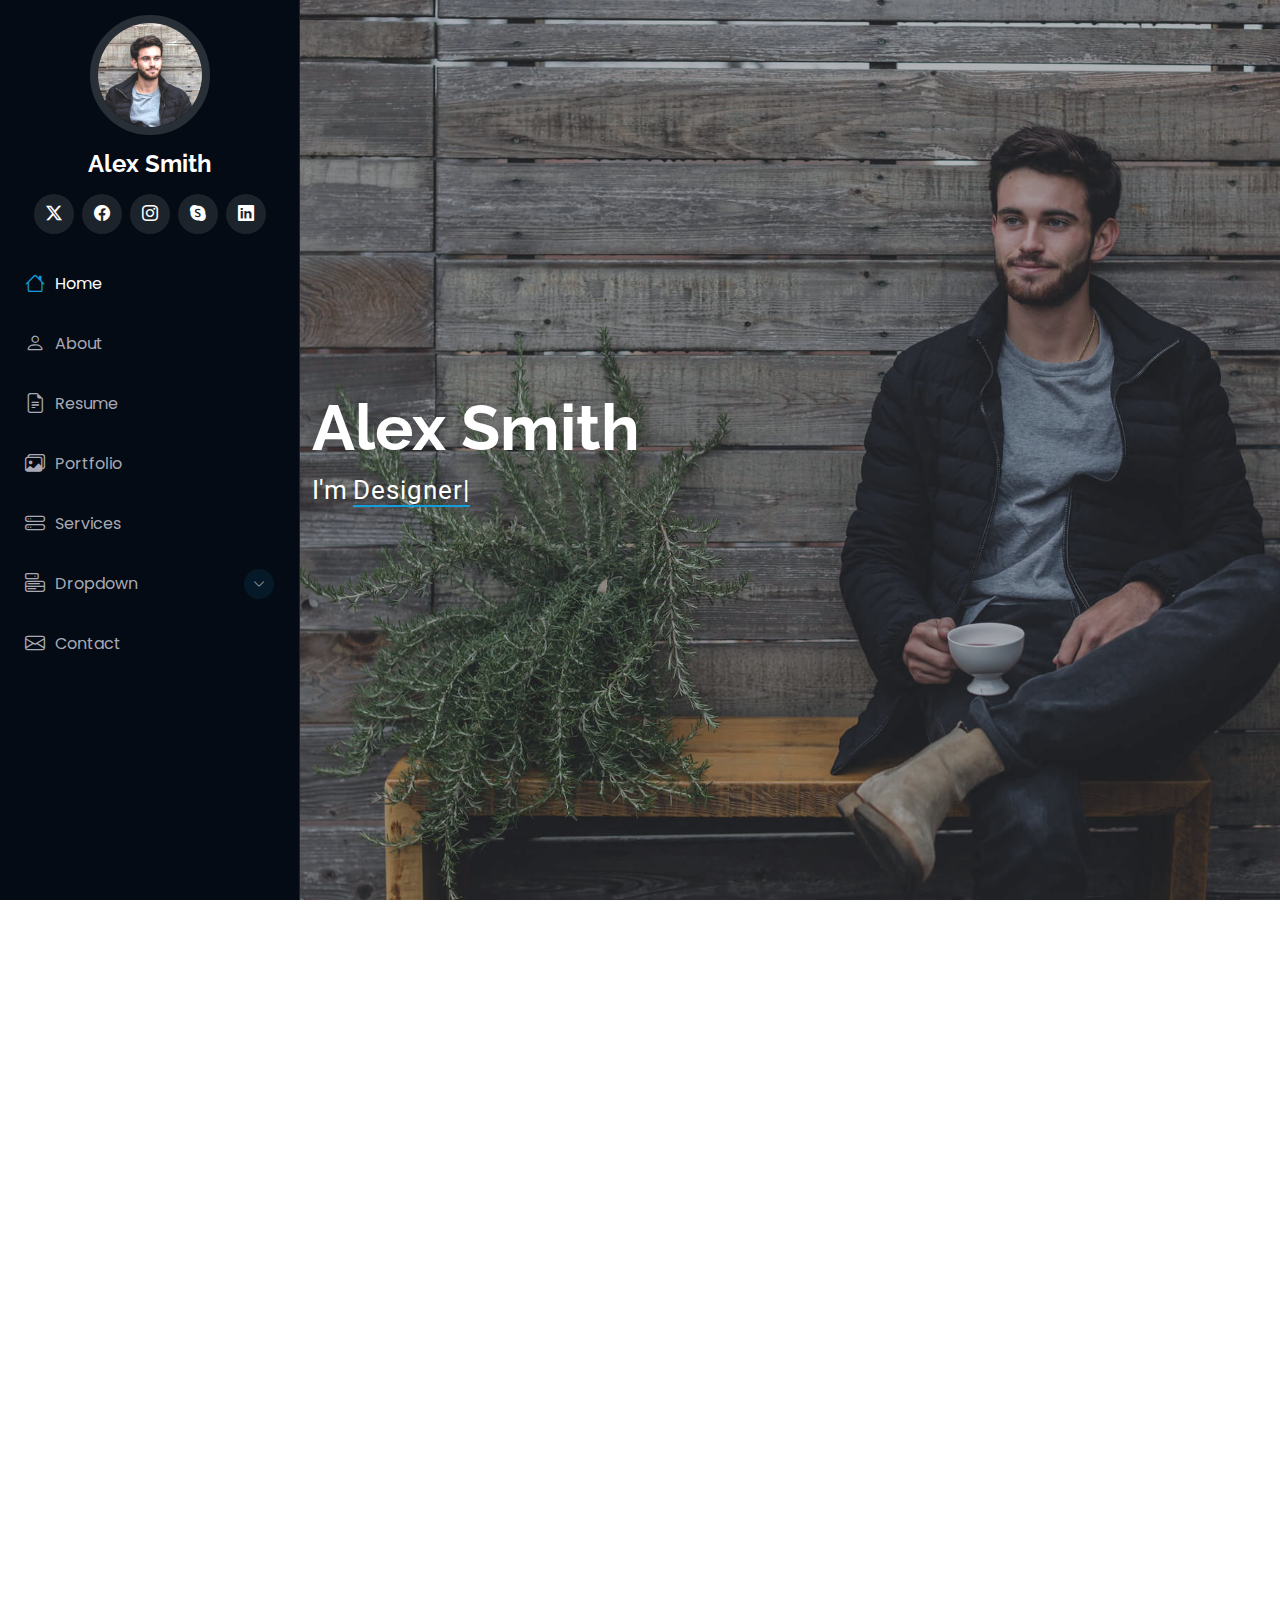
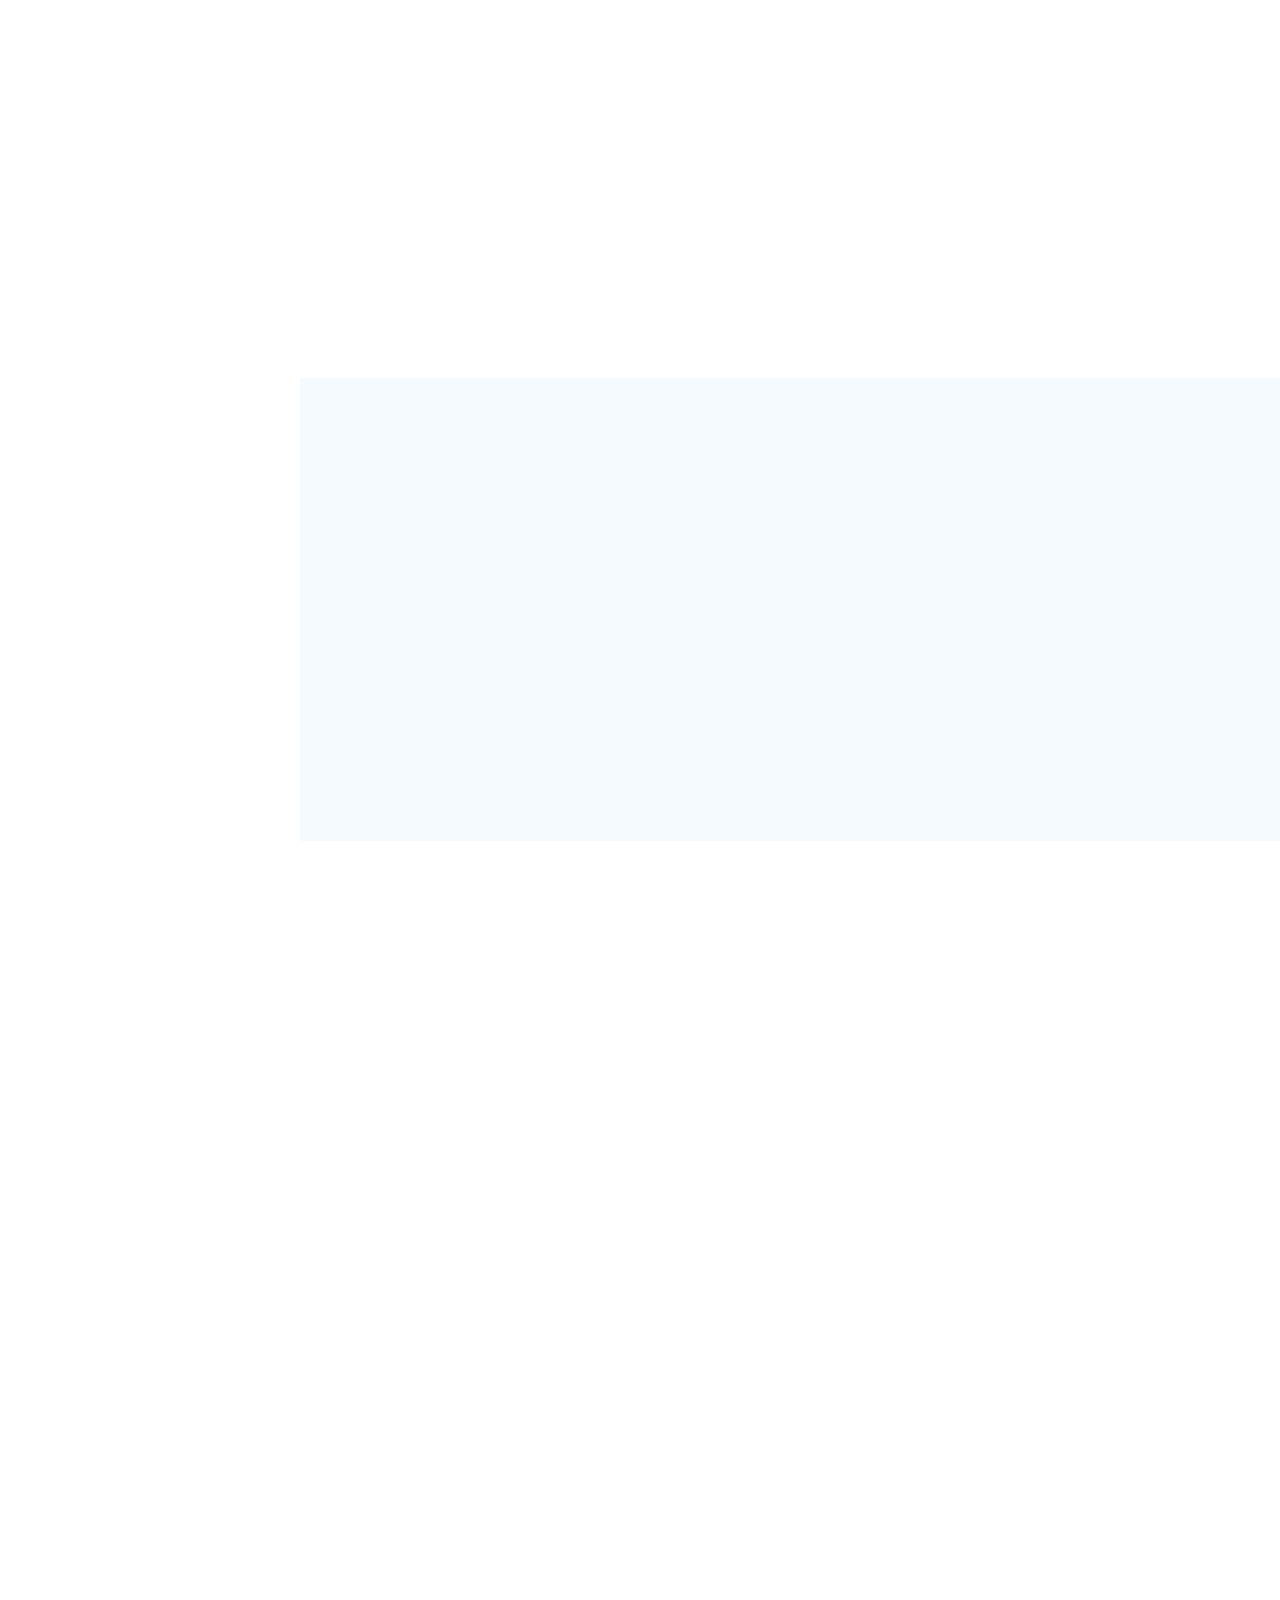
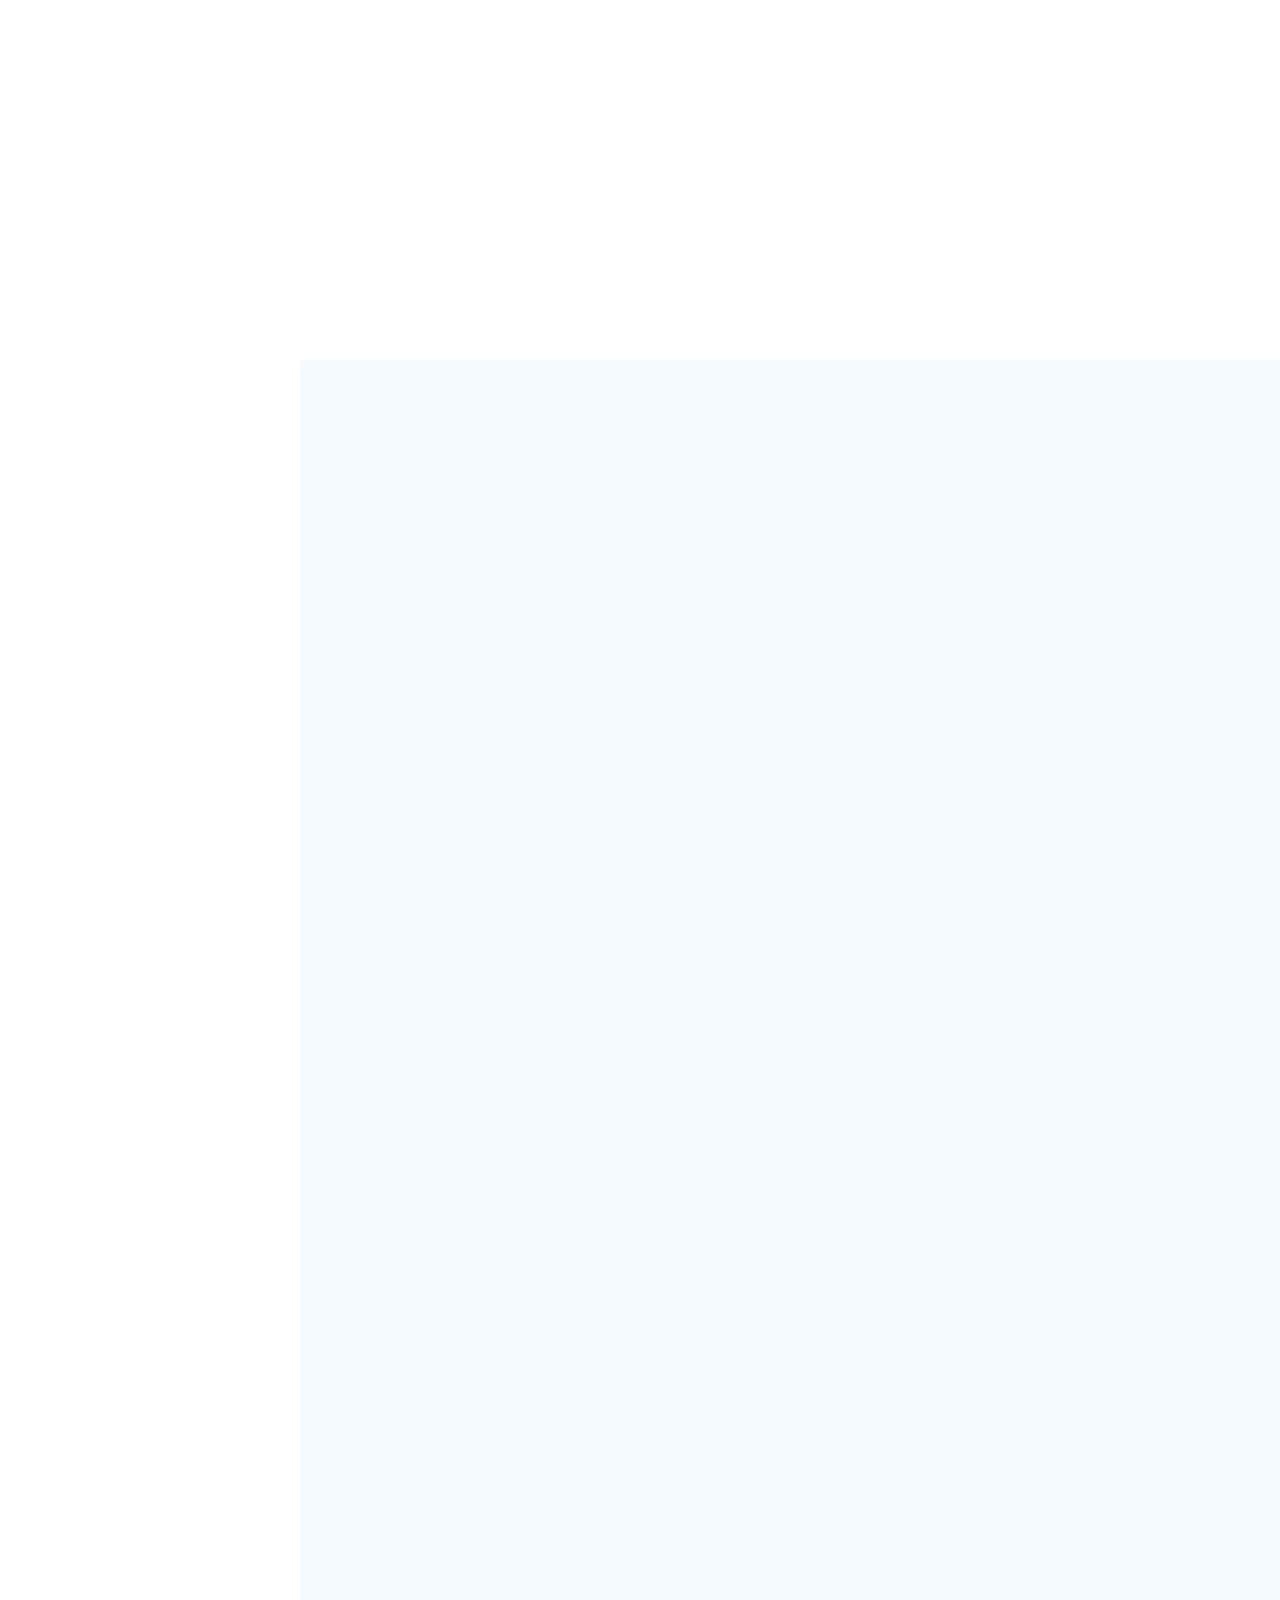
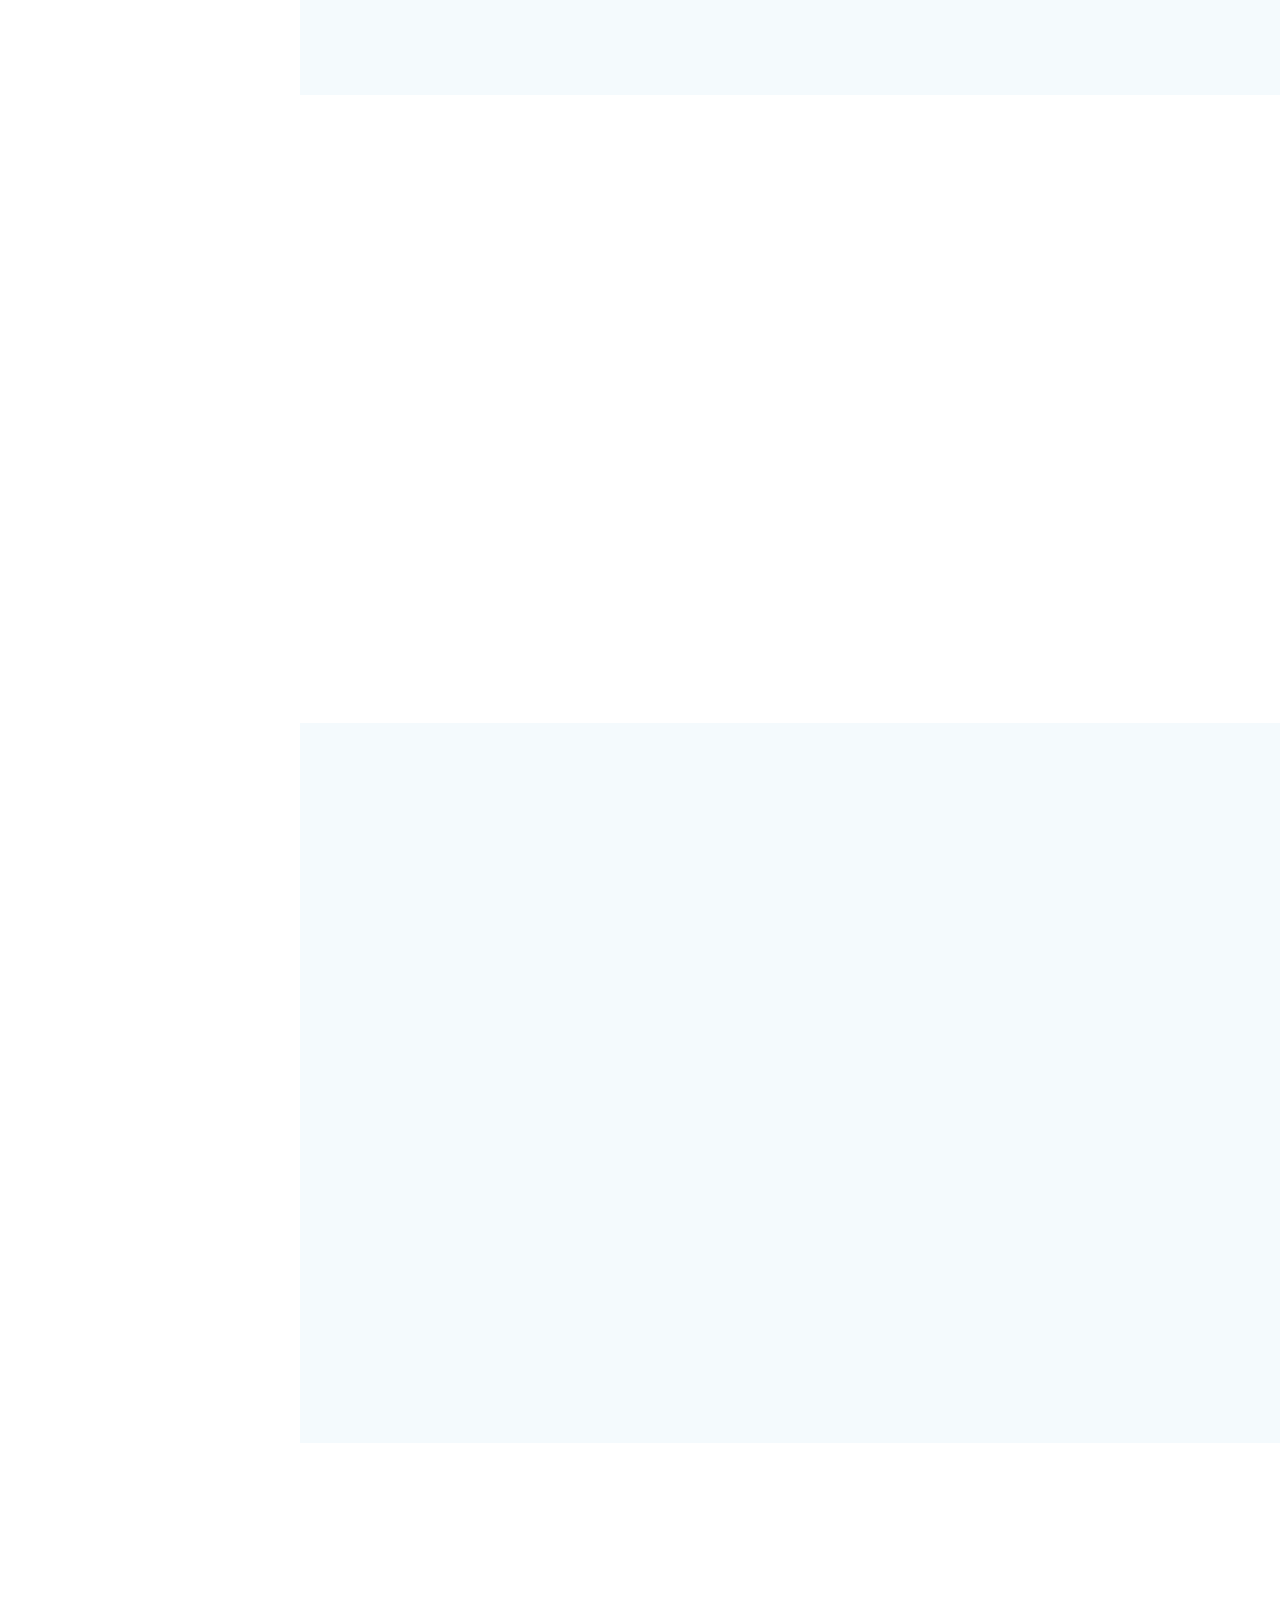
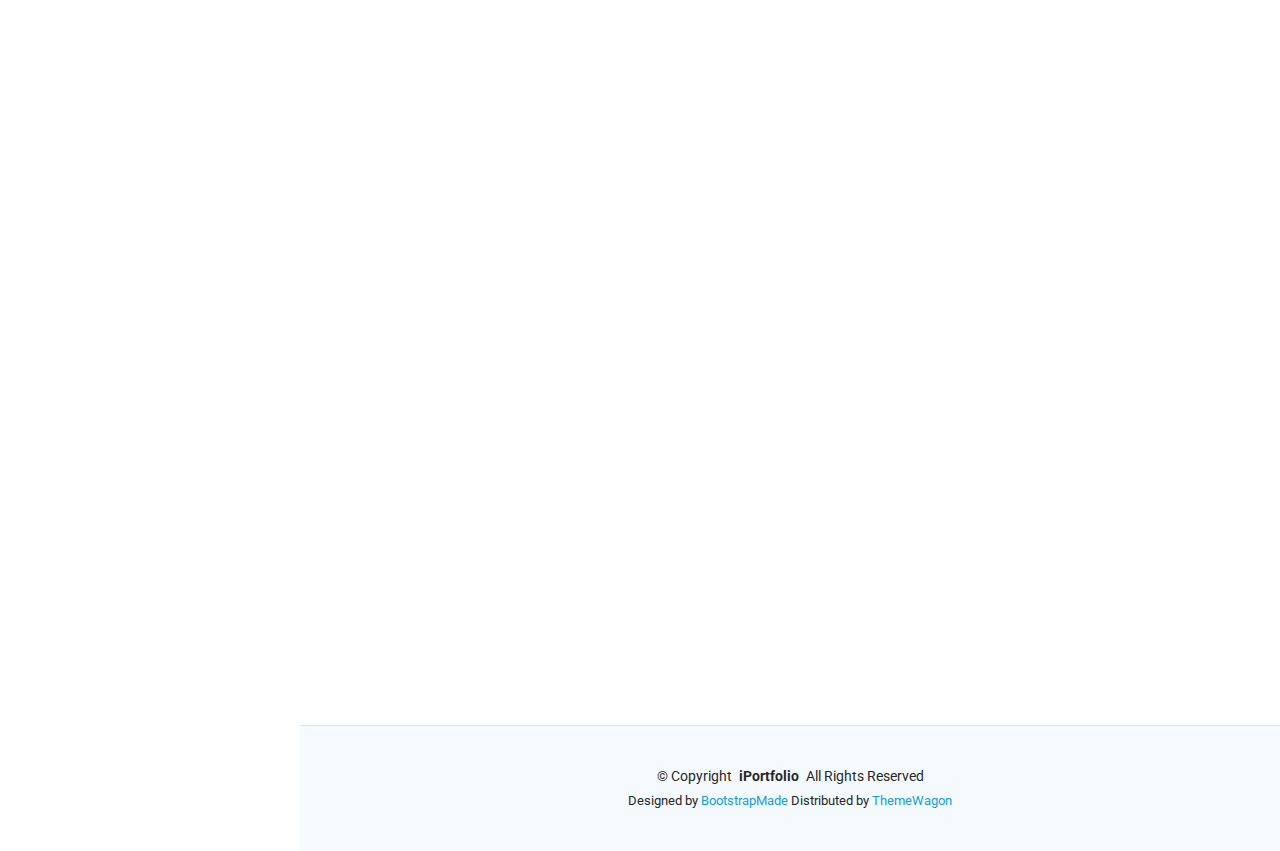
<file: index.html>
<!DOCTYPE html>
<html lang="en">

<head>
  <meta charset="utf-8">
  <meta content="width=device-width, initial-scale=1.0" name="viewport">
  <title>Index - iPortfolio Bootstrap Template</title>
  <meta content="" name="description">
  <meta content="" name="keywords">

  <!-- Favicons -->
  <link href="assets/img/favicon.png" rel="icon">
  <link href="assets/img/apple-touch-icon.png" rel="apple-touch-icon">

  <!-- Fonts -->
  <link href="https://fonts.googleapis.com" rel="preconnect">
  <link href="https://fonts.gstatic.com" rel="preconnect" crossorigin>
  <link href="https://fonts.googleapis.com/css2?family=Roboto:ital,wght@0,100;0,300;0,400;0,500;0,700;0,900;1,100;1,300;1,400;1,500;1,700;1,900&family=Poppins:ital,wght@0,100;0,200;0,300;0,400;0,500;0,600;0,700;0,800;0,900;1,100;1,200;1,300;1,400;1,500;1,600;1,700;1,800;1,900&family=Raleway:ital,wght@0,100;0,200;0,300;0,400;0,500;0,600;0,700;0,800;0,900;1,100;1,200;1,300;1,400;1,500;1,600;1,700;1,800;1,900&display=swap" rel="stylesheet">

  <!-- Vendor CSS Files -->
  <link href="assets/vendor/bootstrap/css/bootstrap.min.css" rel="stylesheet">
  <link href="assets/vendor/bootstrap-icons/bootstrap-icons.css" rel="stylesheet">
  <link href="assets/vendor/aos/aos.css" rel="stylesheet">
  <link href="assets/vendor/glightbox/css/glightbox.min.css" rel="stylesheet">
  <link href="assets/vendor/swiper/swiper-bundle.min.css" rel="stylesheet">

  <!-- Main CSS File -->
  <link href="assets/css/main.css" rel="stylesheet">

  <!-- =======================================================
  * Template Name: iPortfolio
  * Template URL: https://bootstrapmade.com/iportfolio-bootstrap-portfolio-websites-template/
  * Updated: Jun 29 2024 with Bootstrap v5.3.3
  * Author: BootstrapMade.com
  * License: https://bootstrapmade.com/license/
  ======================================================== -->
</head>

<body class="index-page">

  <header id="header" class="header dark-background d-flex flex-column">
    <i class="header-toggle d-xl-none bi bi-list"></i>

    <div class="profile-img">
      <img src="assets/img/my-profile-img.jpg" alt="" class="img-fluid rounded-circle">
    </div>

    <a href="index.html" class="logo d-flex align-items-center justify-content-center">
      <!-- Uncomment the line below if you also wish to use an image logo -->
      <!-- <img src="assets/img/logo.png" alt=""> -->
      <h1 class="sitename">Alex Smith</h1>
    </a>

    <div class="social-links text-center">
      <a href="#" class="twitter"><i class="bi bi-twitter-x"></i></a>
      <a href="#" class="facebook"><i class="bi bi-facebook"></i></a>
      <a href="#" class="instagram"><i class="bi bi-instagram"></i></a>
      <a href="#" class="google-plus"><i class="bi bi-skype"></i></a>
      <a href="#" class="linkedin"><i class="bi bi-linkedin"></i></a>
    </div>

    <nav id="navmenu" class="navmenu">
      <ul>
        <li><a href="#hero" class="active"><i class="bi bi-house navicon"></i>Home</a></li>
        <li><a href="#about"><i class="bi bi-person navicon"></i> About</a></li>
        <li><a href="#resume"><i class="bi bi-file-earmark-text navicon"></i> Resume</a></li>
        <li><a href="#portfolio"><i class="bi bi-images navicon"></i> Portfolio</a></li>
        <li><a href="#services"><i class="bi bi-hdd-stack navicon"></i> Services</a></li>
        <li class="dropdown"><a href="#"><i class="bi bi-menu-button navicon"></i> <span>Dropdown</span> <i class="bi bi-chevron-down toggle-dropdown"></i></a>
          <ul>
            <li><a href="#">Dropdown 1</a></li>
            <li class="dropdown"><a href="#"><span>Deep Dropdown</span> <i class="bi bi-chevron-down toggle-dropdown"></i></a>
              <ul>
                <li><a href="#">Deep Dropdown 1</a></li>
                <li><a href="#">Deep Dropdown 2</a></li>
                <li><a href="#">Deep Dropdown 3</a></li>
                <li><a href="#">Deep Dropdown 4</a></li>
                <li><a href="#">Deep Dropdown 5</a></li>
              </ul>
            </li>
            <li><a href="#">Dropdown 2</a></li>
            <li><a href="#">Dropdown 3</a></li>
            <li><a href="#">Dropdown 4</a></li>
          </ul>
        </li>
        <li><a href="#contact"><i class="bi bi-envelope navicon"></i> Contact</a></li>
      </ul>
    </nav>

  </header>

  <main class="main">

    <!-- Hero Section -->
    <section id="hero" class="hero section dark-background">

      <img src="assets/img/hero-bg.jpg" alt="" data-aos="fade-in" class="">

      <div class="container" data-aos="fade-up" data-aos-delay="100">
        <h2>Alex Smith</h2>
        <p>I'm <span class="typed" data-typed-items="Designer, Developer, Freelancer, Photographer">Designer</span><span class="typed-cursor typed-cursor--blink" aria-hidden="true"></span><span class="typed-cursor typed-cursor--blink" aria-hidden="true"></span></p>
      </div>

    </section><!-- /Hero Section -->

    <!-- About Section -->
    <section id="about" class="about section">

      <!-- Section Title -->
      <div class="container section-title" data-aos="fade-up">
        <h2>About</h2>
        <p>Magnam dolores commodi suscipit. Necessitatibus eius consequatur ex aliquid fuga eum quidem. Sit sint consectetur velit. Quisquam quos quisquam cupiditate. Et nemo qui impedit suscipit alias ea. Quia fugiat sit in iste officiis commodi quidem hic quas.</p>
      </div><!-- End Section Title -->

      <div class="container" data-aos="fade-up" data-aos-delay="100">

        <div class="row gy-4 justify-content-center">
          <div class="col-lg-4">
            <img src="assets/img/my-profile-img.jpg" class="img-fluid" alt="">
          </div>
          <div class="col-lg-8 content">
            <h2>UI/UX Designer &amp; Web Developer.</h2>
            <p class="fst-italic py-3">
              Lorem ipsum dolor sit amet, consectetur adipiscing elit, sed do eiusmod tempor incididunt ut labore et dolore
              magna aliqua.
            </p>
            <div class="row">
              <div class="col-lg-6">
                <ul>
                  <li><i class="bi bi-chevron-right"></i> <strong>Birthday:</strong> <span>1 May 1995</span></li>
                  <li><i class="bi bi-chevron-right"></i> <strong>Website:</strong> <span>www.example.com</span></li>
                  <li><i class="bi bi-chevron-right"></i> <strong>Phone:</strong> <span>+123 456 7890</span></li>
                  <li><i class="bi bi-chevron-right"></i> <strong>City:</strong> <span>New York, USA</span></li>
                </ul>
              </div>
              <div class="col-lg-6">
                <ul>
                  <li><i class="bi bi-chevron-right"></i> <strong>Age:</strong> <span>30</span></li>
                  <li><i class="bi bi-chevron-right"></i> <strong>Degree:</strong> <span>Master</span></li>
                  <li><i class="bi bi-chevron-right"></i> <strong>Email:</strong> <span>email@example.com</span></li>
                  <li><i class="bi bi-chevron-right"></i> <strong>Freelance:</strong> <span>Available</span></li>
                </ul>
              </div>
            </div>
            <p class="py-3">
              Officiis eligendi itaque labore et dolorum mollitia officiis optio vero. Quisquam sunt adipisci omnis et ut. Nulla accusantium dolor incidunt officia tempore. Et eius omnis.
              Cupiditate ut dicta maxime officiis quidem quia. Sed et consectetur qui quia repellendus itaque neque.
            </p>
          </div>
        </div>

      </div>

    </section><!-- /About Section -->

    <!-- Stats Section -->
    <section id="stats" class="stats section">

      <div class="container" data-aos="fade-up" data-aos-delay="100">

        <div class="row gy-4">

          <div class="col-lg-3 col-md-6">
            <div class="stats-item">
              <i class="bi bi-emoji-smile"></i>
              <span data-purecounter-start="0" data-purecounter-end="232" data-purecounter-duration="1" class="purecounter"></span>
              <p><strong>Happy Clients</strong> <span>consequuntur quae</span></p>
            </div>
          </div><!-- End Stats Item -->

          <div class="col-lg-3 col-md-6">
            <div class="stats-item">
              <i class="bi bi-journal-richtext"></i>
              <span data-purecounter-start="0" data-purecounter-end="521" data-purecounter-duration="1" class="purecounter"></span>
              <p><strong>Projects</strong> <span>adipisci atque cum quia aut</span></p>
            </div>
          </div><!-- End Stats Item -->

          <div class="col-lg-3 col-md-6">
            <div class="stats-item">
              <i class="bi bi-headset"></i>
              <span data-purecounter-start="0" data-purecounter-end="1453" data-purecounter-duration="1" class="purecounter"></span>
              <p><strong>Hours Of Support</strong> <span>aut commodi quaerat</span></p>
            </div>
          </div><!-- End Stats Item -->

          <div class="col-lg-3 col-md-6">
            <div class="stats-item">
              <i class="bi bi-people"></i>
              <span data-purecounter-start="0" data-purecounter-end="32" data-purecounter-duration="1" class="purecounter"></span>
              <p><strong>Hard Workers</strong> <span>rerum asperiores dolor</span></p>
            </div>
          </div><!-- End Stats Item -->

        </div>

      </div>

    </section><!-- /Stats Section -->

    <!-- Skills Section -->
    <section id="skills" class="skills section light-background">

      <!-- Section Title -->
      <div class="container section-title" data-aos="fade-up">
        <h2>Skills</h2>
        <p>Necessitatibus eius consequatur ex aliquid fuga eum quidem sint consectetur velit</p>
      </div><!-- End Section Title -->

      <div class="container" data-aos="fade-up" data-aos-delay="100">

        <div class="row skills-content skills-animation">

          <div class="col-lg-6">

            <div class="progress">
              <span class="skill"><span>HTML</span> <i class="val">100%</i></span>
              <div class="progress-bar-wrap">
                <div class="progress-bar" role="progressbar" aria-valuenow="100" aria-valuemin="0" aria-valuemax="100"></div>
              </div>
            </div><!-- End Skills Item -->

            <div class="progress">
              <span class="skill"><span>CSS</span> <i class="val">90%</i></span>
              <div class="progress-bar-wrap">
                <div class="progress-bar" role="progressbar" aria-valuenow="90" aria-valuemin="0" aria-valuemax="100"></div>
              </div>
            </div><!-- End Skills Item -->

            <div class="progress">
              <span class="skill"><span>JavaScript</span> <i class="val">75%</i></span>
              <div class="progress-bar-wrap">
                <div class="progress-bar" role="progressbar" aria-valuenow="75" aria-valuemin="0" aria-valuemax="100"></div>
              </div>
            </div><!-- End Skills Item -->

          </div>

          <div class="col-lg-6">

            <div class="progress">
              <span class="skill"><span>PHP</span> <i class="val">80%</i></span>
              <div class="progress-bar-wrap">
                <div class="progress-bar" role="progressbar" aria-valuenow="80" aria-valuemin="0" aria-valuemax="100"></div>
              </div>
            </div><!-- End Skills Item -->

            <div class="progress">
              <span class="skill"><span>WordPress/CMS</span> <i class="val">90%</i></span>
              <div class="progress-bar-wrap">
                <div class="progress-bar" role="progressbar" aria-valuenow="90" aria-valuemin="0" aria-valuemax="100"></div>
              </div>
            </div><!-- End Skills Item -->

            <div class="progress">
              <span class="skill"><span>Photoshop</span> <i class="val">55%</i></span>
              <div class="progress-bar-wrap">
                <div class="progress-bar" role="progressbar" aria-valuenow="55" aria-valuemin="0" aria-valuemax="100"></div>
              </div>
            </div><!-- End Skills Item -->

          </div>

        </div>

      </div>

    </section><!-- /Skills Section -->

    <!-- Resume Section -->
    <section id="resume" class="resume section">

      <!-- Section Title -->
      <div class="container section-title" data-aos="fade-up">
        <h2>Resume</h2>
        <p>Magnam dolores commodi suscipit. Necessitatibus eius consequatur ex aliquid fuga eum quidem. Sit sint consectetur velit. Quisquam quos quisquam cupiditate. Et nemo qui impedit suscipit alias ea. Quia fugiat sit in iste officiis commodi quidem hic quas.</p>
      </div><!-- End Section Title -->

      <div class="container">

        <div class="row">

          <div class="col-lg-6" data-aos="fade-up" data-aos-delay="100">
            <h3 class="resume-title">Sumary</h3>

            <div class="resume-item pb-0">
              <h4>Brandon Johnson</h4>
              <p><em>Innovative and deadline-driven Graphic Designer with 3+ years of experience designing and developing user-centered digital/print marketing material from initial concept to final, polished deliverable.</em></p>
              <ul>
                <li>Portland par 127,Orlando, FL</li>
                <li>(123) 456-7891</li>
                <li>alice.barkley@example.com</li>
              </ul>
            </div><!-- Edn Resume Item -->

            <h3 class="resume-title">Education</h3>
            <div class="resume-item">
              <h4>Master of Fine Arts &amp; Graphic Design</h4>
              <h5>2015 - 2016</h5>
              <p><em>Rochester Institute of Technology, Rochester, NY</em></p>
              <p>Qui deserunt veniam. Et sed aliquam labore tempore sed quisquam iusto autem sit. Ea vero voluptatum qui ut dignissimos deleniti nerada porti sand markend</p>
            </div><!-- Edn Resume Item -->

            <div class="resume-item">
              <h4>Bachelor of Fine Arts &amp; Graphic Design</h4>
              <h5>2010 - 2014</h5>
              <p><em>Rochester Institute of Technology, Rochester, NY</em></p>
              <p>Quia nobis sequi est occaecati aut. Repudiandae et iusto quae reiciendis et quis Eius vel ratione eius unde vitae rerum voluptates asperiores voluptatem Earum molestiae consequatur neque etlon sader mart dila</p>
            </div><!-- Edn Resume Item -->

          </div>

          <div class="col-lg-6" data-aos="fade-up" data-aos-delay="200">
            <h3 class="resume-title">Professional Experience</h3>
            <div class="resume-item">
              <h4>Senior graphic design specialist</h4>
              <h5>2019 - Present</h5>
              <p><em>Experion, New York, NY </em></p>
              <ul>
                <li>Lead in the design, development, and implementation of the graphic, layout, and production communication materials</li>
                <li>Delegate tasks to the 7 members of the design team and provide counsel on all aspects of the project. </li>
                <li>Supervise the assessment of all graphic materials in order to ensure quality and accuracy of the design</li>
                <li>Oversee the efficient use of production project budgets ranging from $2,000 - $25,000</li>
              </ul>
            </div><!-- Edn Resume Item -->

            <div class="resume-item">
              <h4>Graphic design specialist</h4>
              <h5>2017 - 2018</h5>
              <p><em>Stepping Stone Advertising, New York, NY</em></p>
              <ul>
                <li>Developed numerous marketing programs (logos, brochures,infographics, presentations, and advertisements).</li>
                <li>Managed up to 5 projects or tasks at a given time while under pressure</li>
                <li>Recommended and consulted with clients on the most appropriate graphic design</li>
                <li>Created 4+ design presentations and proposals a month for clients and account managers</li>
              </ul>
            </div><!-- Edn Resume Item -->

          </div>

        </div>

      </div>

    </section><!-- /Resume Section -->

    <!-- Portfolio Section -->
    <section id="portfolio" class="portfolio section light-background">

      <!-- Section Title -->
      <div class="container section-title" data-aos="fade-up">
        <h2>Portfolio</h2>
        <p>Magnam dolores commodi suscipit. Necessitatibus eius consequatur ex aliquid fuga eum quidem. Sit sint consectetur velit. Quisquam quos quisquam cupiditate. Et nemo qui impedit suscipit alias ea. Quia fugiat sit in iste officiis commodi quidem hic quas.</p>
      </div><!-- End Section Title -->

      <div class="container">

        <div class="isotope-layout" data-default-filter="*" data-layout="masonry" data-sort="original-order">

          <ul class="portfolio-filters isotope-filters" data-aos="fade-up" data-aos-delay="100">
            <li data-filter="*" class="filter-active">All</li>
            <li data-filter=".filter-app">App</li>
            <li data-filter=".filter-product">Product</li>
            <li data-filter=".filter-branding">Branding</li>
            <li data-filter=".filter-books">Books</li>
          </ul><!-- End Portfolio Filters -->

          <div class="row gy-4 isotope-container" data-aos="fade-up" data-aos-delay="200">

            <div class="col-lg-4 col-md-6 portfolio-item isotope-item filter-app">
              <div class="portfolio-content h-100">
                <img src="assets/img/portfolio/app-1.jpg" class="img-fluid" alt="">
                <div class="portfolio-info">
                  <h4>App 1</h4>
                  <p>Lorem ipsum, dolor sit amet consectetur</p>
                  <a href="assets/img/portfolio/app-1.jpg" title="App 1" data-gallery="portfolio-gallery-app" class="glightbox preview-link"><i class="bi bi-zoom-in"></i></a>
                  <a href="portfolio-details.html" title="More Details" class="details-link"><i class="bi bi-link-45deg"></i></a>
                </div>
              </div>
            </div><!-- End Portfolio Item -->

            <div class="col-lg-4 col-md-6 portfolio-item isotope-item filter-product">
              <div class="portfolio-content h-100">
                <img src="assets/img/portfolio/product-1.jpg" class="img-fluid" alt="">
                <div class="portfolio-info">
                  <h4>Product 1</h4>
                  <p>Lorem ipsum, dolor sit amet consectetur</p>
                  <a href="assets/img/portfolio/product-1.jpg" title="Product 1" data-gallery="portfolio-gallery-product" class="glightbox preview-link"><i class="bi bi-zoom-in"></i></a>
                  <a href="portfolio-details.html" title="More Details" class="details-link"><i class="bi bi-link-45deg"></i></a>
                </div>
              </div>
            </div><!-- End Portfolio Item -->

            <div class="col-lg-4 col-md-6 portfolio-item isotope-item filter-branding">
              <div class="portfolio-content h-100">
                <img src="assets/img/portfolio/branding-1.jpg" class="img-fluid" alt="">
                <div class="portfolio-info">
                  <h4>Branding 1</h4>
                  <p>Lorem ipsum, dolor sit amet consectetur</p>
                  <a href="assets/img/portfolio/branding-1.jpg" title="Branding 1" data-gallery="portfolio-gallery-branding" class="glightbox preview-link"><i class="bi bi-zoom-in"></i></a>
                  <a href="portfolio-details.html" title="More Details" class="details-link"><i class="bi bi-link-45deg"></i></a>
                </div>
              </div>
            </div><!-- End Portfolio Item -->

            <div class="col-lg-4 col-md-6 portfolio-item isotope-item filter-books">
              <div class="portfolio-content h-100">
                <img src="assets/img/portfolio/books-1.jpg" class="img-fluid" alt="">
                <div class="portfolio-info">
                  <h4>Books 1</h4>
                  <p>Lorem ipsum, dolor sit amet consectetur</p>
                  <a href="assets/img/portfolio/books-1.jpg" title="Branding 1" data-gallery="portfolio-gallery-book" class="glightbox preview-link"><i class="bi bi-zoom-in"></i></a>
                  <a href="portfolio-details.html" title="More Details" class="details-link"><i class="bi bi-link-45deg"></i></a>
                </div>
              </div>
            </div><!-- End Portfolio Item -->

            <div class="col-lg-4 col-md-6 portfolio-item isotope-item filter-app">
              <div class="portfolio-content h-100">
                <img src="assets/img/portfolio/app-2.jpg" class="img-fluid" alt="">
                <div class="portfolio-info">
                  <h4>App 2</h4>
                  <p>Lorem ipsum, dolor sit amet consectetur</p>
                  <a href="assets/img/portfolio/app-2.jpg" title="App 2" data-gallery="portfolio-gallery-app" class="glightbox preview-link"><i class="bi bi-zoom-in"></i></a>
                  <a href="portfolio-details.html" title="More Details" class="details-link"><i class="bi bi-link-45deg"></i></a>
                </div>
              </div>
            </div><!-- End Portfolio Item -->

            <div class="col-lg-4 col-md-6 portfolio-item isotope-item filter-product">
              <div class="portfolio-content h-100">
                <img src="assets/img/portfolio/product-2.jpg" class="img-fluid" alt="">
                <div class="portfolio-info">
                  <h4>Product 2</h4>
                  <p>Lorem ipsum, dolor sit amet consectetur</p>
                  <a href="assets/img/portfolio/product-2.jpg" title="Product 2" data-gallery="portfolio-gallery-product" class="glightbox preview-link"><i class="bi bi-zoom-in"></i></a>
                  <a href="portfolio-details.html" title="More Details" class="details-link"><i class="bi bi-link-45deg"></i></a>
                </div>
              </div>
            </div><!-- End Portfolio Item -->

            <div class="col-lg-4 col-md-6 portfolio-item isotope-item filter-branding">
              <div class="portfolio-content h-100">
                <img src="assets/img/portfolio/branding-2.jpg" class="img-fluid" alt="">
                <div class="portfolio-info">
                  <h4>Branding 2</h4>
                  <p>Lorem ipsum, dolor sit amet consectetur</p>
                  <a href="assets/img/portfolio/branding-2.jpg" title="Branding 2" data-gallery="portfolio-gallery-branding" class="glightbox preview-link"><i class="bi bi-zoom-in"></i></a>
                  <a href="portfolio-details.html" title="More Details" class="details-link"><i class="bi bi-link-45deg"></i></a>
                </div>
              </div>
            </div><!-- End Portfolio Item -->

            <div class="col-lg-4 col-md-6 portfolio-item isotope-item filter-books">
              <div class="portfolio-content h-100">
                <img src="assets/img/portfolio/books-2.jpg" class="img-fluid" alt="">
                <div class="portfolio-info">
                  <h4>Books 2</h4>
                  <p>Lorem ipsum, dolor sit amet consectetur</p>
                  <a href="assets/img/portfolio/books-2.jpg" title="Branding 2" data-gallery="portfolio-gallery-book" class="glightbox preview-link"><i class="bi bi-zoom-in"></i></a>
                  <a href="portfolio-details.html" title="More Details" class="details-link"><i class="bi bi-link-45deg"></i></a>
                </div>
              </div>
            </div><!-- End Portfolio Item -->

            <div class="col-lg-4 col-md-6 portfolio-item isotope-item filter-app">
              <div class="portfolio-content h-100">
                <img src="assets/img/portfolio/app-3.jpg" class="img-fluid" alt="">
                <div class="portfolio-info">
                  <h4>App 3</h4>
                  <p>Lorem ipsum, dolor sit amet consectetur</p>
                  <a href="assets/img/portfolio/app-3.jpg" title="App 3" data-gallery="portfolio-gallery-app" class="glightbox preview-link"><i class="bi bi-zoom-in"></i></a>
                  <a href="portfolio-details.html" title="More Details" class="details-link"><i class="bi bi-link-45deg"></i></a>
                </div>
              </div>
            </div><!-- End Portfolio Item -->

            <div class="col-lg-4 col-md-6 portfolio-item isotope-item filter-product">
              <div class="portfolio-content h-100">
                <img src="assets/img/portfolio/product-3.jpg" class="img-fluid" alt="">
                <div class="portfolio-info">
                  <h4>Product 3</h4>
                  <p>Lorem ipsum, dolor sit amet consectetur</p>
                  <a href="assets/img/portfolio/product-3.jpg" title="Product 3" data-gallery="portfolio-gallery-product" class="glightbox preview-link"><i class="bi bi-zoom-in"></i></a>
                  <a href="portfolio-details.html" title="More Details" class="details-link"><i class="bi bi-link-45deg"></i></a>
                </div>
              </div>
            </div><!-- End Portfolio Item -->

            <div class="col-lg-4 col-md-6 portfolio-item isotope-item filter-branding">
              <div class="portfolio-content h-100">
                <img src="assets/img/portfolio/branding-3.jpg" class="img-fluid" alt="">
                <div class="portfolio-info">
                  <h4>Branding 3</h4>
                  <p>Lorem ipsum, dolor sit amet consectetur</p>
                  <a href="assets/img/portfolio/branding-3.jpg" title="Branding 2" data-gallery="portfolio-gallery-branding" class="glightbox preview-link"><i class="bi bi-zoom-in"></i></a>
                  <a href="portfolio-details.html" title="More Details" class="details-link"><i class="bi bi-link-45deg"></i></a>
                </div>
              </div>
            </div><!-- End Portfolio Item -->

            <div class="col-lg-4 col-md-6 portfolio-item isotope-item filter-books">
              <div class="portfolio-content h-100">
                <img src="assets/img/portfolio/books-3.jpg" class="img-fluid" alt="">
                <div class="portfolio-info">
                  <h4>Books 3</h4>
                  <p>Lorem ipsum, dolor sit amet consectetur</p>
                  <a href="assets/img/portfolio/books-3.jpg" title="Branding 3" data-gallery="portfolio-gallery-book" class="glightbox preview-link"><i class="bi bi-zoom-in"></i></a>
                  <a href="portfolio-details.html" title="More Details" class="details-link"><i class="bi bi-link-45deg"></i></a>
                </div>
              </div>
            </div><!-- End Portfolio Item -->

          </div><!-- End Portfolio Container -->

        </div>

      </div>

    </section><!-- /Portfolio Section -->

    <!-- Services Section -->
    <section id="services" class="services section">

      <!-- Section Title -->
      <div class="container section-title" data-aos="fade-up">
        <h2>Services</h2>
        <p>Magnam dolores commodi suscipit. Necessitatibus eius consequatur ex aliquid fuga eum quidem. Sit sint consectetur velit. Quisquam quos quisquam cupiditate. Et nemo qui impedit suscipit alias ea. Quia fugiat sit in iste officiis commodi quidem hic quas.</p>
      </div><!-- End Section Title -->

      <div class="container">

        <div class="row gy-4">

          <div class="col-lg-4 col-md-6 service-item d-flex" data-aos="fade-up" data-aos-delay="100">
            <div class="icon flex-shrink-0"><i class="bi bi-briefcase"></i></div>
            <div>
              <h4 class="title"><a href="service-details.html" class="stretched-link">Lorem Ipsum</a></h4>
              <p class="description">Voluptatum deleniti atque corrupti quos dolores et quas molestias excepturi sint occaecati cupiditate non provident</p>
            </div>
          </div>
          <!-- End Service Item -->

          <div class="col-lg-4 col-md-6 service-item d-flex" data-aos="fade-up" data-aos-delay="200">
            <div class="icon flex-shrink-0"><i class="bi bi-card-checklist"></i></div>
            <div>
              <h4 class="title"><a href="service-details.html" class="stretched-link">Dolor Sitema</a></h4>
              <p class="description">Minim veniam, quis nostrud exercitation ullamco laboris nisi ut aliquip ex ea commodo consequat tarad limino ata</p>
            </div>
          </div><!-- End Service Item -->

          <div class="col-lg-4 col-md-6 service-item d-flex" data-aos="fade-up" data-aos-delay="300">
            <div class="icon flex-shrink-0"><i class="bi bi-bar-chart"></i></div>
            <div>
              <h4 class="title"><a href="service-details.html" class="stretched-link">Sed ut perspiciatis</a></h4>
              <p class="description">Duis aute irure dolor in reprehenderit in voluptate velit esse cillum dolore eu fugiat nulla pariatur</p>
            </div>
          </div><!-- End Service Item -->

          <div class="col-lg-4 col-md-6 service-item d-flex" data-aos="fade-up" data-aos-delay="400">
            <div class="icon flex-shrink-0"><i class="bi bi-binoculars"></i></div>
            <div>
              <h4 class="title"><a href="service-details.html" class="stretched-link">Magni Dolores</a></h4>
              <p class="description">Excepteur sint occaecat cupidatat non proident, sunt in culpa qui officia deserunt mollit anim id est laborum</p>
            </div>
          </div><!-- End Service Item -->

          <div class="col-lg-4 col-md-6 service-item d-flex" data-aos="fade-up" data-aos-delay="500">
            <div class="icon flex-shrink-0"><i class="bi bi-brightness-high"></i></div>
            <div>
              <h4 class="title"><a href="service-details.html" class="stretched-link">Nemo Enim</a></h4>
              <p class="description">At vero eos et accusamus et iusto odio dignissimos ducimus qui blanditiis praesentium voluptatum deleniti atque</p>
            </div>
          </div><!-- End Service Item -->

          <div class="col-lg-4 col-md-6 service-item d-flex" data-aos="fade-up" data-aos-delay="600">
            <div class="icon flex-shrink-0"><i class="bi bi-calendar4-week"></i></div>
            <div>
              <h4 class="title"><a href="service-details.html" class="stretched-link">Eiusmod Tempor</a></h4>
              <p class="description">Et harum quidem rerum facilis est et expedita distinctio. Nam libero tempore, cum soluta nobis est eligendi</p>
            </div>
          </div><!-- End Service Item -->

        </div>

      </div>

    </section><!-- /Services Section -->

    <!-- Testimonials Section -->
    <section id="testimonials" class="testimonials section light-background">

      <!-- Section Title -->
      <div class="container section-title" data-aos="fade-up">
        <h2>Testimonials</h2>
        <p>Necessitatibus eius consequatur ex aliquid fuga eum quidem sint consectetur velit</p>
      </div><!-- End Section Title -->

      <div class="container" data-aos="fade-up" data-aos-delay="100">

        <div class="swiper init-swiper">
          <script type="application/json" class="swiper-config">
            {
              "loop": true,
              "speed": 600,
              "autoplay": {
                "delay": 5000
              },
              "slidesPerView": "auto",
              "pagination": {
                "el": ".swiper-pagination",
                "type": "bullets",
                "clickable": true
              },
              "breakpoints": {
                "320": {
                  "slidesPerView": 1,
                  "spaceBetween": 40
                },
                "1200": {
                  "slidesPerView": 3,
                  "spaceBetween": 1
                }
              }
            }
          </script>
          <div class="swiper-wrapper">

            <div class="swiper-slide">
              <div class="testimonial-item">
                <p>
                  <i class="bi bi-quote quote-icon-left"></i>
                  <span>Proin iaculis purus consequat sem cure digni ssim donec porttitora entum suscipit rhoncus. Accusantium quam, ultricies eget id, aliquam eget nibh et. Maecen aliquam, risus at semper.</span>
                  <i class="bi bi-quote quote-icon-right"></i>
                </p>
                <img src="assets/img/testimonials/testimonials-1.jpg" class="testimonial-img" alt="">
                <h3>Saul Goodman</h3>
                <h4>Ceo &amp; Founder</h4>
              </div>
            </div><!-- End testimonial item -->

            <div class="swiper-slide">
              <div class="testimonial-item">
                <p>
                  <i class="bi bi-quote quote-icon-left"></i>
                  <span>Export tempor illum tamen malis malis eram quae irure esse labore quem cillum quid malis quorum velit fore eram velit sunt aliqua noster fugiat irure amet legam anim culpa.</span>
                  <i class="bi bi-quote quote-icon-right"></i>
                </p>
                <img src="assets/img/testimonials/testimonials-2.jpg" class="testimonial-img" alt="">
                <h3>Sara Wilsson</h3>
                <h4>Designer</h4>
              </div>
            </div><!-- End testimonial item -->

            <div class="swiper-slide">
              <div class="testimonial-item">
                <p>
                  <i class="bi bi-quote quote-icon-left"></i>
                  <span>Enim nisi quem export duis labore cillum quae magna enim sint quorum nulla quem veniam duis minim tempor labore quem eram duis noster aute amet eram fore quis sint minim.</span>
                  <i class="bi bi-quote quote-icon-right"></i>
                </p>
                <img src="assets/img/testimonials/testimonials-3.jpg" class="testimonial-img" alt="">
                <h3>Jena Karlis</h3>
                <h4>Store Owner</h4>
              </div>
            </div><!-- End testimonial item -->

            <div class="swiper-slide">
              <div class="testimonial-item">
                <p>
                  <i class="bi bi-quote quote-icon-left"></i>
                  <span>Fugiat enim eram quae cillum dolore dolor amet nulla culpa multos export minim fugiat dolor enim duis veniam ipsum anim magna sunt elit fore quem dolore labore illum veniam.</span>
                  <i class="bi bi-quote quote-icon-right"></i>
                </p>
                <img src="assets/img/testimonials/testimonials-4.jpg" class="testimonial-img" alt="">
                <h3>Matt Brandon</h3>
                <h4>Freelancer</h4>
              </div>
            </div><!-- End testimonial item -->

            <div class="swiper-slide">
              <div class="testimonial-item">
                <p>
                  <i class="bi bi-quote quote-icon-left"></i>
                  <span>Quis quorum aliqua sint quem legam fore sunt eram irure aliqua veniam tempor noster veniam sunt culpa nulla illum cillum fugiat legam esse veniam culpa fore nisi cillum quid.</span>
                  <i class="bi bi-quote quote-icon-right"></i>
                </p>
                <img src="assets/img/testimonials/testimonials-5.jpg" class="testimonial-img" alt="">
                <h3>John Larson</h3>
                <h4>Entrepreneur</h4>
              </div>
            </div><!-- End testimonial item -->

          </div>
          <div class="swiper-pagination"></div>
        </div>

      </div>

    </section><!-- /Testimonials Section -->

    <!-- Contact Section -->
    <section id="contact" class="contact section">

      <!-- Section Title -->
      <div class="container section-title" data-aos="fade-up">
        <h2>Contact</h2>
        <p>Necessitatibus eius consequatur ex aliquid fuga eum quidem sint consectetur velit</p>
      </div><!-- End Section Title -->

      <div class="container" data-aos="fade-up" data-aos-delay="100">

        <div class="row gy-4">

          <div class="col-lg-5">

            <div class="info-wrap">
              <div class="info-item d-flex" data-aos="fade-up" data-aos-delay="200">
                <i class="bi bi-geo-alt flex-shrink-0"></i>
                <div>
                  <h3>Address</h3>
                  <p>A108 Adam Street, New York, NY 535022</p>
                </div>
              </div><!-- End Info Item -->

              <div class="info-item d-flex" data-aos="fade-up" data-aos-delay="300">
                <i class="bi bi-telephone flex-shrink-0"></i>
                <div>
                  <h3>Call Us</h3>
                  <p>+1 5589 55488 55</p>
                </div>
              </div><!-- End Info Item -->

              <div class="info-item d-flex" data-aos="fade-up" data-aos-delay="400">
                <i class="bi bi-envelope flex-shrink-0"></i>
                <div>
                  <h3>Email Us</h3>
                  <p>info@example.com</p>
                </div>
              </div><!-- End Info Item -->

              <iframe src="https://www.google.com/maps/embed?pb=!1m14!1m8!1m3!1d48389.78314118045!2d-74.006138!3d40.710059!3m2!1i1024!2i768!4f13.1!3m3!1m2!1s0x89c25a22a3bda30d%3A0xb89d1fe6bc499443!2sDowntown%20Conference%20Center!5e0!3m2!1sen!2sus!4v1676961268712!5m2!1sen!2sus" frameborder="0" style="border:0; width: 100%; height: 270px;" allowfullscreen="" loading="lazy" referrerpolicy="no-referrer-when-downgrade"></iframe>
            </div>
          </div>

          <div class="col-lg-7">
            <form action="forms/contact.php" method="post" class="php-email-form" data-aos="fade-up" data-aos-delay="200">
              <div class="row gy-4">

                <div class="col-md-6">
                  <label for="name-field" class="pb-2">Your Name</label>
                  <input type="text" name="name" id="name-field" class="form-control" required="">
                </div>

                <div class="col-md-6">
                  <label for="email-field" class="pb-2">Your Email</label>
                  <input type="email" class="form-control" name="email" id="email-field" required="">
                </div>

                <div class="col-md-12">
                  <label for="subject-field" class="pb-2">Subject</label>
                  <input type="text" class="form-control" name="subject" id="subject-field" required="">
                </div>

                <div class="col-md-12">
                  <label for="message-field" class="pb-2">Message</label>
                  <textarea class="form-control" name="message" rows="10" id="message-field" required=""></textarea>
                </div>

                <div class="col-md-12 text-center">
                  <div class="loading">Loading</div>
                  <div class="error-message"></div>
                  <div class="sent-message">Your message has been sent. Thank you!</div>

                  <button type="submit">Send Message</button>
                </div>

              </div>
            </form>
          </div><!-- End Contact Form -->

        </div>

      </div>

    </section><!-- /Contact Section -->

  </main>

  <footer id="footer" class="footer position-relative light-background">

    <div class="container">
      <div class="copyright text-center ">
        <p>© <span>Copyright</span> <strong class="px-1 sitename">iPortfolio</strong> <span>All Rights Reserved</span></p>
      </div>
      <div class="credits">
        <!-- All the links in the footer should remain intact. -->
        <!-- You can delete the links only if you've purchased the pro version. -->
        <!-- Licensing information: https://bootstrapmade.com/license/ -->
        <!-- Purchase the pro version with working PHP/AJAX contact form: [buy-url] -->
        Designed by <a href="https://bootstrapmade.com/">BootstrapMade</a> Distributed by <a href="https://themewagon.com">ThemeWagon</a>
      </div>
    </div>

  </footer>

  <!-- Scroll Top -->
  <a href="#" id="scroll-top" class="scroll-top d-flex align-items-center justify-content-center"><i class="bi bi-arrow-up-short"></i></a>

  <!-- Preloader -->
  <div id="preloader"></div>

  <!-- Vendor JS Files -->
  <script src="assets/vendor/bootstrap/js/bootstrap.bundle.min.js"></script>
  <script src="assets/vendor/php-email-form/validate.js"></script>
  <script src="assets/vendor/aos/aos.js"></script>
  <script src="assets/vendor/typed.js/typed.umd.js"></script>
  <script src="assets/vendor/purecounter/purecounter_vanilla.js"></script>
  <script src="assets/vendor/waypoints/noframework.waypoints.js"></script>
  <script src="assets/vendor/glightbox/js/glightbox.min.js"></script>
  <script src="assets/vendor/imagesloaded/imagesloaded.pkgd.min.js"></script>
  <script src="assets/vendor/isotope-layout/isotope.pkgd.min.js"></script>
  <script src="assets/vendor/swiper/swiper-bundle.min.js"></script>

  <!-- Main JS File -->
  <script src="assets/js/main.js"></script>

</body>

</html>
</file>
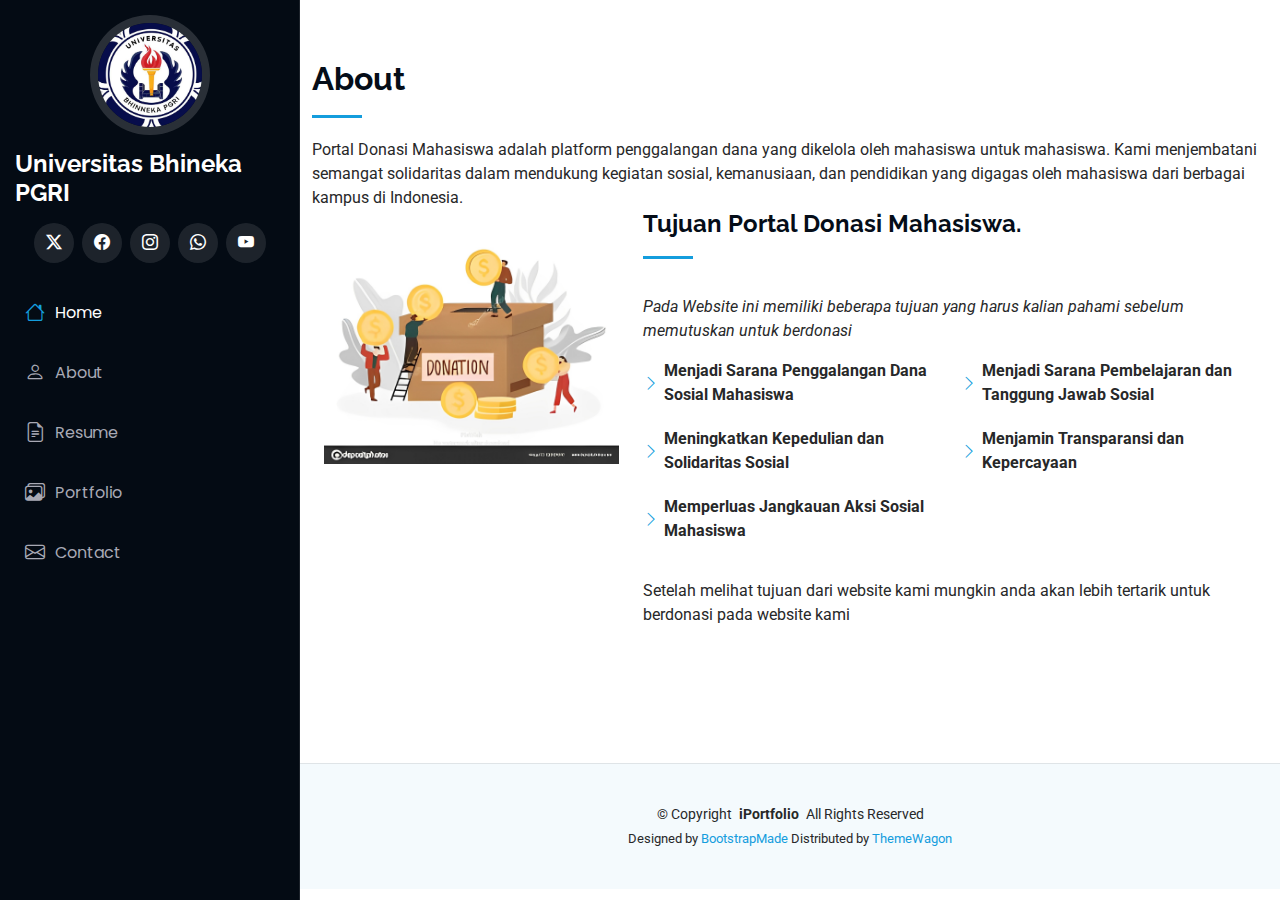
<file: about.html>
<!DOCTYPE html>
<html lang="en">

<head>
  <meta charset="utf-8">
  <meta content="width=device-width, initial-scale=1.0" name="viewport">
  <title>Index - iPortfolio Bootstrap Template</title>
  <meta content="" name="description">
  <meta content="" name="keywords">

  <!-- Favicons -->
  <link href="assets/img/favicon.png" rel="icon">
  <link href="assets/img/apple-touch-icon.png" rel="apple-touch-icon">

  <!-- Fonts -->
  <link href="https://fonts.googleapis.com" rel="preconnect">
  <link href="https://fonts.gstatic.com" rel="preconnect" crossorigin>
  <link href="https://fonts.googleapis.com/css2?family=Roboto:ital,wght@0,100;0,300;0,400;0,500;0,700;0,900;1,100;1,300;1,400;1,500;1,700;1,900&family=Poppins:ital,wght@0,100;0,200;0,300;0,400;0,500;0,600;0,700;0,800;0,900;1,100;1,200;1,300;1,400;1,500;1,600;1,700;1,800;1,900&family=Raleway:ital,wght@0,100;0,200;0,300;0,400;0,500;0,600;0,700;0,800;0,900;1,100;1,200;1,300;1,400;1,500;1,600;1,700;1,800;1,900&display=swap" rel="stylesheet">

  <!-- Vendor CSS Files -->
  <link href="assets/vendor/bootstrap/css/bootstrap.min.css" rel="stylesheet">
  <link href="assets/vendor/bootstrap-icons/bootstrap-icons.css" rel="stylesheet">
  <link href="assets/vendor/aos/aos.css" rel="stylesheet">
  <link href="assets/vendor/glightbox/css/glightbox.min.css" rel="stylesheet">
  <link href="assets/vendor/swiper/swiper-bundle.min.css" rel="stylesheet">

  <!-- Main CSS File -->
  <link href="assets/css/main.css" rel="stylesheet">

  <!-- =======================================================
  * Template Name: iPortfolio
  * Template URL: https://bootstrapmade.com/iportfolio-bootstrap-portfolio-websites-template/
  * Updated: Jun 29 2024 with Bootstrap v5.3.3
  * Author: BootstrapMade.com
  * License: https://bootstrapmade.com/license/
  ======================================================== -->
</head>

<body class="index-page">

  <header id="header" class="header dark-background d-flex flex-column">
    <i class="header-toggle d-xl-none bi bi-list"></i>

    <div class="profile-img">
      <img src="assets/img/0711011.jpg" alt="" class="img-fluid1 rounded-circle">
    </div>

    <a href="index.html" class="logo d-flex align-items-center justify-content-center">
      <!-- Uncomment the line below if you also wish to use an image logo -->
      <!-- <img src="assets/img/logo.png" alt=""> -->
      <h1 class="sitename">Universitas Bhineka PGRI</h1>
    </a>

    <div class="social-links text-center">
      <a href="https://twitter.com/" target="_blank" class="icon"><i class="bi bi-twitter-x"></i></a>
      <a href="https://facebook.com/" target="_blank" class="icon"><i class="bi bi-facebook"></i></a>
      <a href="https://instagram.com/" target="_blank" class="icon"><i class="bi bi-instagram"></i></a>
      <a href="https://wa.me/6281234567890" target="_blank" class="icon"><i class="bi bi-whatsapp"></i></a>
      <a href="https://youtube.com/" target="_blank" class="icon"><i class="bi bi-youtube"></i></a>
    </div>
    
    

    <nav id="navmenu" class="navmenu">
      <ul>
        <li><a href="index.html" class="active"><i class="bi bi-house navicon"></i>Home</a></li>
        <li><a href="about.html"><i class="bi bi-person navicon"></i> About</a></li>
        <li><a href="resume.html"><i class="bi bi-file-earmark-text navicon"></i> Resume</a></li>
        <li><a href="portfolio.html"><i class="bi bi-images navicon"></i> Portfolio</a></li>
        
        <li><a href="contact.html"><i class="bi bi-envelope navicon"></i> Contact</a></li>
      </ul>
    </nav>

  </header>

  <main class="main">

    
    <!-- About Section -->
    <section id="about" class="about section">

      <!-- Section Title -->
      <div class="container section-title" data-aos="fade-up">
        <h2>About</h2>
        <p>Portal Donasi Mahasiswa adalah platform penggalangan dana yang dikelola oleh mahasiswa untuk mahasiswa. Kami menjembatani semangat solidaritas dalam mendukung kegiatan sosial, kemanusiaan, dan pendidikan yang digagas oleh mahasiswa dari berbagai kampus di Indonesia.</p>

      <div class="container" data-aos="fade-up" data-aos-delay="100">

        <div class="row gy-4 justify-content-center">
          <div class="col-lg-4">
            <img src="assets/img/071103.jpg" class="img-fluid" alt="">
          </div>
          <div class="col-lg-8 content">
            <h2>Tujuan  Portal Donasi Mahasiswa.</h2>
            <p class="fst-italic py-3">
              Pada Website ini memiliki beberapa tujuan yang harus kalian pahami sebelum memutuskan untuk berdonasi
            </p>
            <div class="row">
              <div class="col-lg-6">
                <ul>
                  <li><i class="bi bi-chevron-right"></i> <strong>Menjadi Sarana Penggalangan Dana Sosial Mahasiswa</strong> <span></span></li>
                  <li><i class="bi bi-chevron-right"></i> <strong>Meningkatkan Kepedulian dan Solidaritas Sosial</strong> <span></span></li>
                  <li><i class="bi bi-chevron-right"></i> <strong>Memperluas Jangkauan Aksi Sosial Mahasiswa</strong> <span></span></li>
                  
                </ul>
              </div>
              <div class="col-lg-6">
                <ul>
                  <li><i class="bi bi-chevron-right"></i> <strong>Menjadi Sarana Pembelajaran dan Tanggung Jawab Sosial</strong> <span></span></li>
                  <li><i class="bi bi-chevron-right"></i> <strong> Menjamin Transparansi dan Kepercayaan</strong> <span></span></li>
                </ul>
              </div>
            </div>
            <p class="py-3">
              Setelah melihat tujuan dari website kami mungkin anda akan lebih tertarik untuk berdonasi pada website kami
            </p>
          </div>
        </div>

      </div>

    </section>
        </div>

      </div>

    </section>
          </div>

        </div>

      </div>

   

  <footer id="footer" class="footer position-relative light-background">

    <div class="container">
      <div class="copyright text-center ">
        <p>© <span>Copyright</span> <strong class="px-1 sitename">iPortfolio</strong> <span>All Rights Reserved</span></p>
      </div>
      <div class="credits">
        <!-- All the links in the footer should remain intact. -->
        <!-- You can delete the links only if you've purchased the pro version. -->
        <!-- Licensing information: https://bootstrapmade.com/license/ -->
        <!-- Purchase the pro version with working PHP/AJAX contact form: [buy-url] -->
        Designed by <a href="https://bootstrapmade.com/">BootstrapMade</a> Distributed by <a href="https://themewagon.com">ThemeWagon</a>
      </div>
    </div>

  </footer>

  <!-- Scroll Top -->
  <a href="#" id="scroll-top" class="scroll-top d-flex align-items-center justify-content-center"><i class="bi bi-arrow-up-short"></i></a>

  <!-- Preloader -->
  <div id="preloader"></div>

  <!-- Vendor JS Files -->
  <script src="assets/vendor/bootstrap/js/bootstrap.bundle.min.js"></script>
  <script src="assets/vendor/php-email-form/validate.js"></script>
  <script src="assets/vendor/aos/aos.js"></script>
  <script src="assets/vendor/typed.js/typed.umd.js"></script>
  <script src="assets/vendor/purecounter/purecounter_vanilla.js"></script>
  <script src="assets/vendor/waypoints/noframework.waypoints.js"></script>
  <script src="assets/vendor/glightbox/js/glightbox.min.js"></script>
  <script src="assets/vendor/imagesloaded/imagesloaded.pkgd.min.js"></script>
  <script src="assets/vendor/isotope-layout/isotope.pkgd.min.js"></script>
  <script src="assets/vendor/swiper/swiper-bundle.min.js"></script>

  <!-- Main JS File -->
  <script src="assets/js/main.js"></script>

</body>

</html>
</file>
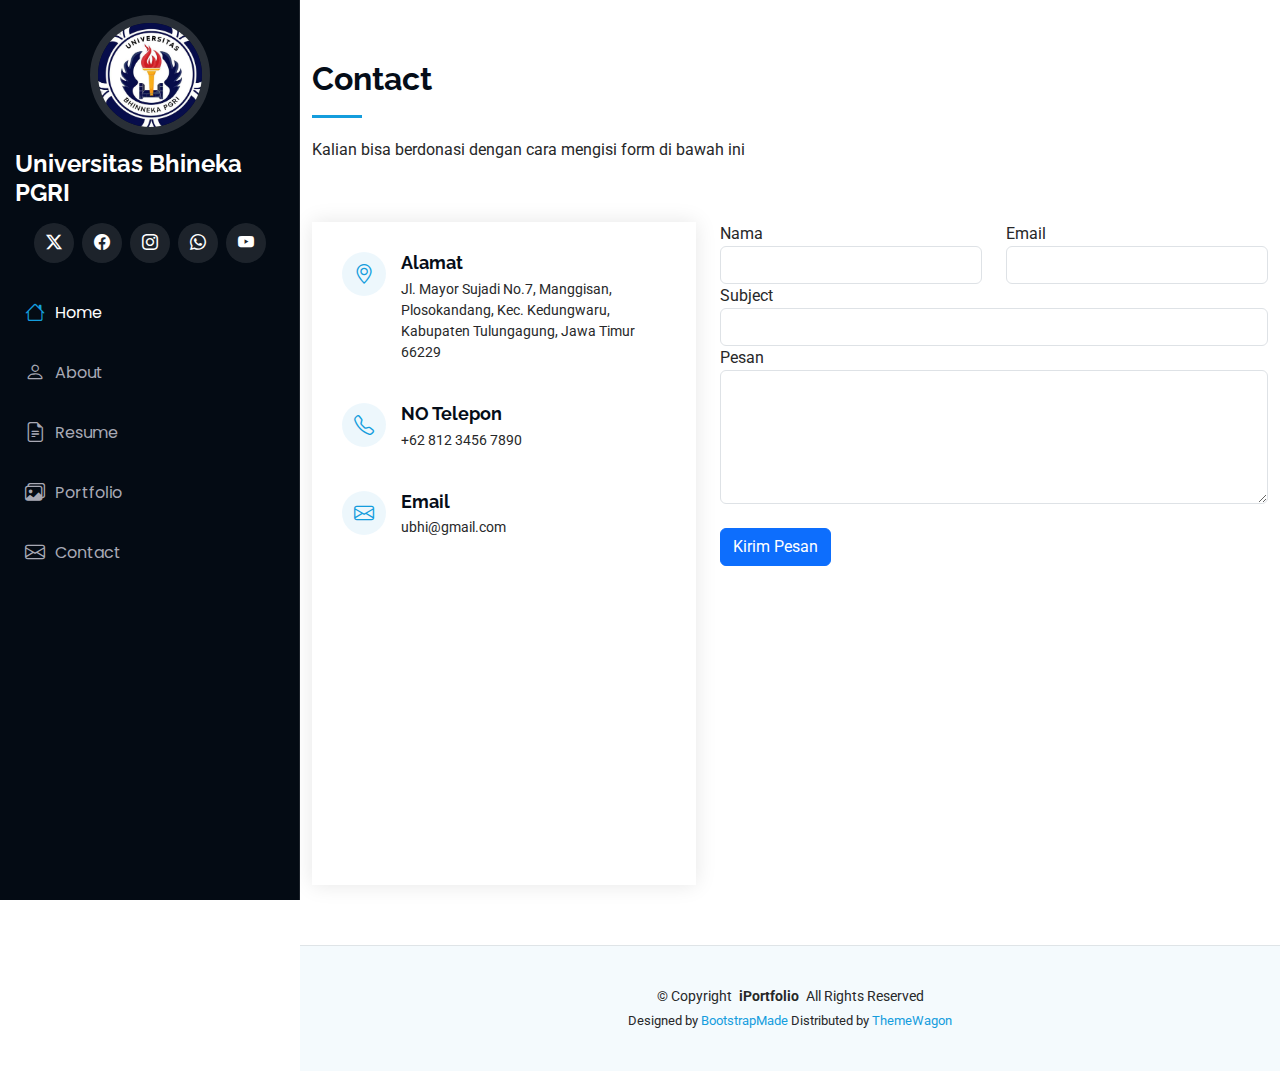
<file: contact.html>
<!DOCTYPE html>
<html lang="en">

<head>
  <meta charset="utf-8">
  <meta content="width=device-width, initial-scale=1.0" name="viewport">
  <title>Index - iPortfolio Bootstrap Template</title>
  <meta content="" name="description">
  <meta content="" name="keywords">

  <!-- Favicons -->
  <link href="assets/img/favicon.png" rel="icon">
  <link href="assets/img/apple-touch-icon.png" rel="apple-touch-icon">

  <!-- Fonts -->
  <link href="https://fonts.googleapis.com" rel="preconnect">
  <link href="https://fonts.gstatic.com" rel="preconnect" crossorigin>
  <link href="https://fonts.googleapis.com/css2?family=Roboto:ital,wght@0,100;0,300;0,400;0,500;0,700;0,900;1,100;1,300;1,400;1,500;1,700;1,900&family=Poppins:ital,wght@0,100;0,200;0,300;0,400;0,500;0,600;0,700;0,800;0,900;1,100;1,200;1,300;1,400;1,500;1,600;1,700;1,800;1,900&family=Raleway:ital,wght@0,100;0,200;0,300;0,400;0,500;0,600;0,700;0,800;0,900;1,100;1,200;1,300;1,400;1,500;1,600;1,700;1,800;1,900&display=swap" rel="stylesheet">

  <!-- Vendor CSS Files -->
  <link href="assets/vendor/bootstrap/css/bootstrap.min.css" rel="stylesheet">
  <link href="assets/vendor/bootstrap-icons/bootstrap-icons.css" rel="stylesheet">
  <link href="assets/vendor/aos/aos.css" rel="stylesheet">
  <link href="assets/vendor/glightbox/css/glightbox.min.css" rel="stylesheet">
  <link href="assets/vendor/swiper/swiper-bundle.min.css" rel="stylesheet">

  <!-- Main CSS File -->
  <link href="assets/css/main.css" rel="stylesheet">

  <!-- =======================================================
  * Template Name: iPortfolio
  * Template URL: https://bootstrapmade.com/iportfolio-bootstrap-portfolio-websites-template/
  * Updated: Jun 29 2024 with Bootstrap v5.3.3
  * Author: BootstrapMade.com
  * License: https://bootstrapmade.com/license/
  ======================================================== -->
</head>

<body class="index-page">

  <header id="header" class="header dark-background d-flex flex-column">
    <i class="header-toggle d-xl-none bi bi-list"></i>

    <div class="profile-img">
      <img src="assets/img/0711011.jpg" alt="" class="img-fluid1 rounded-circle">
    </div>

    <a href="index.html" class="logo d-flex align-items-center justify-content-center">
      <!-- Uncomment the line below if you also wish to use an image logo -->
      <!-- <img src="assets/img/logo.png" alt=""> -->
      <h1 class="sitename">Universitas Bhineka PGRI</h1>
    </a>

    <div class="social-links text-center">
      <a href="https://twitter.com/" target="_blank" class="icon"><i class="bi bi-twitter-x"></i></a>
      <a href="https://facebook.com/" target="_blank" class="icon"><i class="bi bi-facebook"></i></a>
      <a href="https://instagram.com/" target="_blank" class="icon"><i class="bi bi-instagram"></i></a>
      <a href="https://wa.me/6281234567890" target="_blank" class="icon"><i class="bi bi-whatsapp"></i></a>
      <a href="https://youtube.com/" target="_blank" class="icon"><i class="bi bi-youtube"></i></a>
    </div>
    
    

    <nav id="navmenu" class="navmenu">
      <ul>
        <li><a href="index.html" class="active"><i class="bi bi-house navicon"></i>Home</a></li>
        <li><a href="about.html"><i class="bi bi-person navicon"></i> About</a></li>
        <li><a href="resume.html"><i class="bi bi-file-earmark-text navicon"></i> Resume</a></li>
        <li><a href="portfolio.html"><i class="bi bi-images navicon"></i> Portfolio</a></li>
         
        <li><a href="contact.html"><i class="bi bi-envelope navicon"></i> Contact</a></li>
      </ul>
    </nav>

  </header>

  <main class="main">

   
   

    <!-- Contact Section -->
    <section id="contact" class="contact section">

      <!-- Section Title -->
      <div class="container section-title" data-aos="fade-up">
        <h2>Contact</h2>
        <p>Kalian bisa berdonasi dengan cara mengisi form di bawah ini</p>
      </div><!-- End Section Title -->

      <div class="container" data-aos="fade-up" data-aos-delay="100">

        <div class="row gy-4">

          <div class="col-lg-5">

            <div class="info-wrap">
              <div class="info-item d-flex" data-aos="fade-up" data-aos-delay="200">
                <i class="bi bi-geo-alt flex-shrink-0"></i>
                <div>
                  <h3>Alamat</h3>
                  <p> Jl. Mayor Sujadi No.7, Manggisan, Plosokandang, Kec. Kedungwaru, Kabupaten Tulungagung, Jawa Timur 66229</p>
                </div>
              </div><!-- End Info Item -->

              <div class="info-item d-flex" data-aos="fade-up" data-aos-delay="300">
                <i class="bi bi-telephone flex-shrink-0"></i>
                <div>
                  <h3>NO Telepon</h3>
                  <p>+62 812 3456 7890 </p>
                </div>
              </div><!-- End Info Item -->

              <div class="info-item d-flex" data-aos="fade-up" data-aos-delay="400">
                <i class="bi bi-envelope flex-shrink-0"></i>
                <div>
                  <h3>Email </h3>
                  <p>ubhi@gmail.com</p>
                </div>
              </div><!-- End Info Item -->

              <iframe src="https://www.google.com/maps/embed?pb=!1m18!1m12!1m3!1d1984.5158321031022!2d111.92166280918508!3d-8.077077043261625!2m3!1f0!2f0!3f0!3m2!1i1024!2i768!4f13.1!3m3!1m2!1s0x2e78e30ea6877ccd%3A0x450dff8d9025c326!2sUniversitas%20Bhinneka%20PGRI%20Tulungagung!5e0!3m2!1sid!2sid!4v1746545475022!5m2!1sid!2sid" frameborder="0" style="border:0; width: 100%; height: 270px;" allowfullscreen="" loading="lazy" referrerpolicy="no-referrer-when-downgrade"></iframe>
            </div>
          </div>

          <div class="col-lg-7">
            <form id="whatsappForm" onsubmit="sendToWhatsApp(); return false;">
              <div class="row">
                <div class="col">
                  <label>Nama</label>
                  <input type="text" id="nama" class="form-control" required>
                </div>
                <div class="col">
                  <label>Email</label>
                  <input type="email" id="email" class="form-control" required>
                </div>
              </div>
              <label>Subject</label>
              <input type="text" id="subject" class="form-control" required>
            
              <label>Pesan</label>
              <textarea id="pesan" class="form-control" rows="5" required></textarea>
            
              <br>
              <button type="submit" class="btn btn-primary">Kirim Pesan</button>
            </form>
            
           
            <script>
              function sendToWhatsApp() {
                var nama = document.getElementById("nama").value;
                var email = document.getElementById("email").value;
                var subject = document.getElementById("subject").value;
                var pesan = document.getElementById("pesan").value;
            
                var noWa = "6281234567890"; // Ganti dengan nomor WhatsApp kamu
                var message = `Halo, saya ${nama} (${email})%0ASubject: ${subject}%0APesan: ${pesan}`;
                var url = `https://wa.me/${6281234567890}?text=${message}`;
            
                window.open(url, "_blank");
              }
            </script>
            
            
          </div><!-- End Contact Form -->

        </div>

      </div>

    </section><!-- /Contact Section -->

  </main>

  <footer id="footer" class="footer position-relative light-background">

    <div class="container">
      <div class="copyright text-center ">
        <p>© <span>Copyright</span> <strong class="px-1 sitename">iPortfolio</strong> <span>All Rights Reserved</span></p>
      </div>
      <div class="credits">
        <!-- All the links in the footer should remain intact. -->
        <!-- You can delete the links only if you've purchased the pro version. -->
        <!-- Licensing information: https://bootstrapmade.com/license/ -->
        <!-- Purchase the pro version with working PHP/AJAX contact form: [buy-url] -->
        Designed by <a href="https://bootstrapmade.com/">BootstrapMade</a> Distributed by <a href="https://themewagon.com">ThemeWagon</a>
      </div>
    </div>

  </footer>

  <!-- Scroll Top -->
  <a href="#" id="scroll-top" class="scroll-top d-flex align-items-center justify-content-center"><i class="bi bi-arrow-up-short"></i></a>

  <!-- Preloader -->
  <div id="preloader"></div>

  <!-- Vendor JS Files -->
  <script src="assets/vendor/bootstrap/js/bootstrap.bundle.min.js"></script>
  <script src="assets/vendor/php-email-form/validate.js"></script>
  <script src="assets/vendor/aos/aos.js"></script>
  <script src="assets/vendor/typed.js/typed.umd.js"></script>
  <script src="assets/vendor/purecounter/purecounter_vanilla.js"></script>
  <script src="assets/vendor/waypoints/noframework.waypoints.js"></script>
  <script src="assets/vendor/glightbox/js/glightbox.min.js"></script>
  <script src="assets/vendor/imagesloaded/imagesloaded.pkgd.min.js"></script>
  <script src="assets/vendor/isotope-layout/isotope.pkgd.min.js"></script>
  <script src="assets/vendor/swiper/swiper-bundle.min.js"></script>

  <!-- Main JS File -->
  <script src="assets/js/main.js"></script>

</body>

</html>
</file>
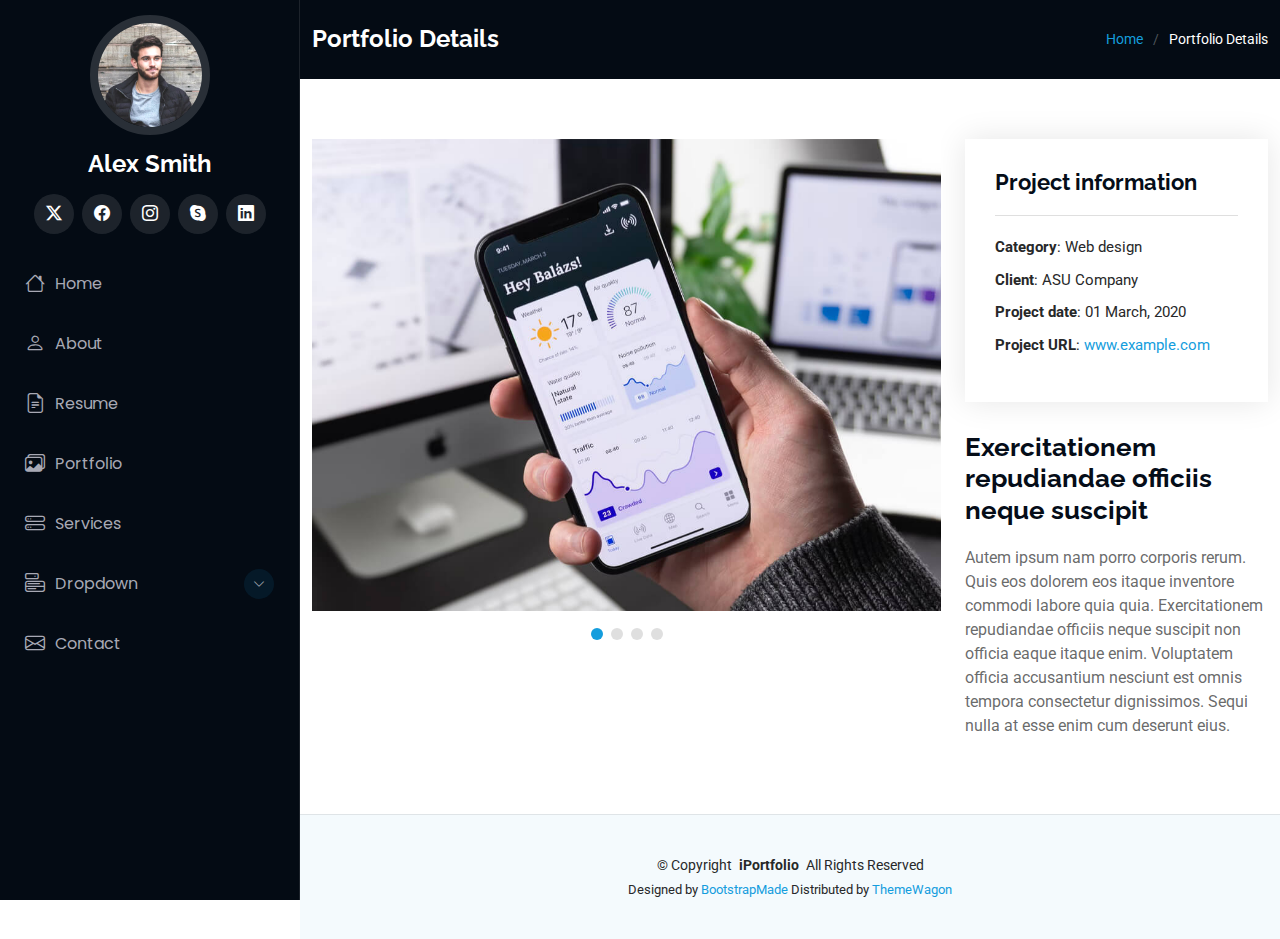
<file: portfolio-details.html>
<!DOCTYPE html>
<html lang="en">

<head>
  <meta charset="utf-8">
  <meta content="width=device-width, initial-scale=1.0" name="viewport">
  <title>Portfolio Details - iPortfolio Bootstrap Template</title>
  <meta content="" name="description">
  <meta content="" name="keywords">

  <!-- Favicons -->
  <link href="assets/img/favicon.png" rel="icon">
  <link href="assets/img/apple-touch-icon.png" rel="apple-touch-icon">

  <!-- Fonts -->
  <link href="https://fonts.googleapis.com" rel="preconnect">
  <link href="https://fonts.gstatic.com" rel="preconnect" crossorigin>
  <link href="https://fonts.googleapis.com/css2?family=Roboto:ital,wght@0,100;0,300;0,400;0,500;0,700;0,900;1,100;1,300;1,400;1,500;1,700;1,900&family=Poppins:ital,wght@0,100;0,200;0,300;0,400;0,500;0,600;0,700;0,800;0,900;1,100;1,200;1,300;1,400;1,500;1,600;1,700;1,800;1,900&family=Raleway:ital,wght@0,100;0,200;0,300;0,400;0,500;0,600;0,700;0,800;0,900;1,100;1,200;1,300;1,400;1,500;1,600;1,700;1,800;1,900&display=swap" rel="stylesheet">

  <!-- Vendor CSS Files -->
  <link href="assets/vendor/bootstrap/css/bootstrap.min.css" rel="stylesheet">
  <link href="assets/vendor/bootstrap-icons/bootstrap-icons.css" rel="stylesheet">
  <link href="assets/vendor/aos/aos.css" rel="stylesheet">
  <link href="assets/vendor/glightbox/css/glightbox.min.css" rel="stylesheet">
  <link href="assets/vendor/swiper/swiper-bundle.min.css" rel="stylesheet">

  <!-- Main CSS File -->
  <link href="assets/css/main.css" rel="stylesheet">

  <!-- =======================================================
  * Template Name: iPortfolio
  * Template URL: https://bootstrapmade.com/iportfolio-bootstrap-portfolio-websites-template/
  * Updated: Jun 29 2024 with Bootstrap v5.3.3
  * Author: BootstrapMade.com
  * License: https://bootstrapmade.com/license/
  ======================================================== -->
</head>

<body class="portfolio-details-page">

  <header id="header" class="header dark-background d-flex flex-column">
    <i class="header-toggle d-xl-none bi bi-list"></i>

    <div class="profile-img">
      <img src="assets/img/my-profile-img.jpg" alt="" class="img-fluid rounded-circle">
    </div>

    <a href="index.html" class="logo d-flex align-items-center justify-content-center">
      <!-- Uncomment the line below if you also wish to use an image logo -->
      <!-- <img src="assets/img/logo.png" alt=""> -->
      <h1 class="sitename">Alex Smith</h1>
    </a>

    <div class="social-links text-center">
      <a href="#" class="twitter"><i class="bi bi-twitter-x"></i></a>
      <a href="#" class="facebook"><i class="bi bi-facebook"></i></a>
      <a href="#" class="instagram"><i class="bi bi-instagram"></i></a>
      <a href="#" class="google-plus"><i class="bi bi-skype"></i></a>
      <a href="#" class="linkedin"><i class="bi bi-linkedin"></i></a>
    </div>

    <nav id="navmenu" class="navmenu">
      <ul>
        <li><a href="#hero"><i class="bi bi-house navicon"></i>Home</a></li>
        <li><a href="#about"><i class="bi bi-person navicon"></i> About</a></li>
        <li><a href="#resume"><i class="bi bi-file-earmark-text navicon"></i> Resume</a></li>
        <li><a href="#portfolio"><i class="bi bi-images navicon"></i> Portfolio</a></li>
        <li><a href="#services"><i class="bi bi-hdd-stack navicon"></i> Services</a></li>
        <li class="dropdown"><a href="#"><i class="bi bi-menu-button navicon"></i> <span>Dropdown</span> <i class="bi bi-chevron-down toggle-dropdown"></i></a>
          <ul>
            <li><a href="#">Dropdown 1</a></li>
            <li class="dropdown"><a href="#"><span>Deep Dropdown</span> <i class="bi bi-chevron-down toggle-dropdown"></i></a>
              <ul>
                <li><a href="#">Deep Dropdown 1</a></li>
                <li><a href="#">Deep Dropdown 2</a></li>
                <li><a href="#">Deep Dropdown 3</a></li>
                <li><a href="#">Deep Dropdown 4</a></li>
                <li><a href="#">Deep Dropdown 5</a></li>
              </ul>
            </li>
            <li><a href="#">Dropdown 2</a></li>
            <li><a href="#">Dropdown 3</a></li>
            <li><a href="#">Dropdown 4</a></li>
          </ul>
        </li>
        <li><a href="#contact"><i class="bi bi-envelope navicon"></i> Contact</a></li>
      </ul>
    </nav>

  </header>

  <main class="main">

    <!-- Page Title -->
    <div class="page-title dark-background">
      <div class="container d-lg-flex justify-content-between align-items-center">
        <h1 class="mb-2 mb-lg-0">Portfolio Details</h1>
        <nav class="breadcrumbs">
          <ol>
            <li><a href="index.html">Home</a></li>
            <li class="current">Portfolio Details</li>
          </ol>
        </nav>
      </div>
    </div><!-- End Page Title -->

    <!-- Portfolio Details Section -->
    <section id="portfolio-details" class="portfolio-details section">

      <div class="container" data-aos="fade-up" data-aos-delay="100">

        <div class="row gy-4">

          <div class="col-lg-8">
            <div class="portfolio-details-slider swiper init-swiper">

              <script type="application/json" class="swiper-config">
                {
                  "loop": true,
                  "speed": 600,
                  "autoplay": {
                    "delay": 5000
                  },
                  "slidesPerView": "auto",
                  "pagination": {
                    "el": ".swiper-pagination",
                    "type": "bullets",
                    "clickable": true
                  }
                }
              </script>

              <div class="swiper-wrapper align-items-center">

                <div class="swiper-slide">
                  <img src="assets/img/portfolio/app-1.jpg" alt="">
                </div>

                <div class="swiper-slide">
                  <img src="assets/img/portfolio/product-1.jpg" alt="">
                </div>

                <div class="swiper-slide">
                  <img src="assets/img/portfolio/branding-1.jpg" alt="">
                </div>

                <div class="swiper-slide">
                  <img src="assets/img/portfolio/books-1.jpg" alt="">
                </div>

              </div>
              <div class="swiper-pagination"></div>
            </div>
          </div>

          <div class="col-lg-4">
            <div class="portfolio-info" data-aos="fade-up" data-aos-delay="200">
              <h3>Project information</h3>
              <ul>
                <li><strong>Category</strong>: Web design</li>
                <li><strong>Client</strong>: ASU Company</li>
                <li><strong>Project date</strong>: 01 March, 2020</li>
                <li><strong>Project URL</strong>: <a href="#">www.example.com</a></li>
              </ul>
            </div>
            <div class="portfolio-description" data-aos="fade-up" data-aos-delay="300">
              <h2>Exercitationem repudiandae officiis neque suscipit</h2>
              <p>
                Autem ipsum nam porro corporis rerum. Quis eos dolorem eos itaque inventore commodi labore quia quia. Exercitationem repudiandae officiis neque suscipit non officia eaque itaque enim. Voluptatem officia accusantium nesciunt est omnis tempora consectetur dignissimos. Sequi nulla at esse enim cum deserunt eius.
              </p>
            </div>
          </div>

        </div>

      </div>

    </section><!-- /Portfolio Details Section -->

  </main>

  <footer id="footer" class="footer position-relative light-background">

    <div class="container">
      <div class="copyright text-center ">
        <p>© <span>Copyright</span> <strong class="px-1 sitename">iPortfolio</strong> <span>All Rights Reserved</span></p>
      </div>
      <div class="credits">
        <!-- All the links in the footer should remain intact. -->
        <!-- You can delete the links only if you've purchased the pro version. -->
        <!-- Licensing information: https://bootstrapmade.com/license/ -->
        <!-- Purchase the pro version with working PHP/AJAX contact form: [buy-url] -->
        Designed by <a href="https://bootstrapmade.com/">BootstrapMade</a> Distributed by <a href="https://themewagon.com">ThemeWagon</a>
      </div>
    </div>

  </footer>

  <!-- Scroll Top -->
  <a href="#" id="scroll-top" class="scroll-top d-flex align-items-center justify-content-center"><i class="bi bi-arrow-up-short"></i></a>

  <!-- Preloader -->
  <div id="preloader"></div>

  <!-- Vendor JS Files -->
  <script src="assets/vendor/bootstrap/js/bootstrap.bundle.min.js"></script>
  <script src="assets/vendor/php-email-form/validate.js"></script>
  <script src="assets/vendor/aos/aos.js"></script>
  <script src="assets/vendor/typed.js/typed.umd.js"></script>
  <script src="assets/vendor/purecounter/purecounter_vanilla.js"></script>
  <script src="assets/vendor/waypoints/noframework.waypoints.js"></script>
  <script src="assets/vendor/glightbox/js/glightbox.min.js"></script>
  <script src="assets/vendor/imagesloaded/imagesloaded.pkgd.min.js"></script>
  <script src="assets/vendor/isotope-layout/isotope.pkgd.min.js"></script>
  <script src="assets/vendor/swiper/swiper-bundle.min.js"></script>

  <!-- Main JS File -->
  <script src="assets/js/main.js"></script>

</body>

</html>
</file>
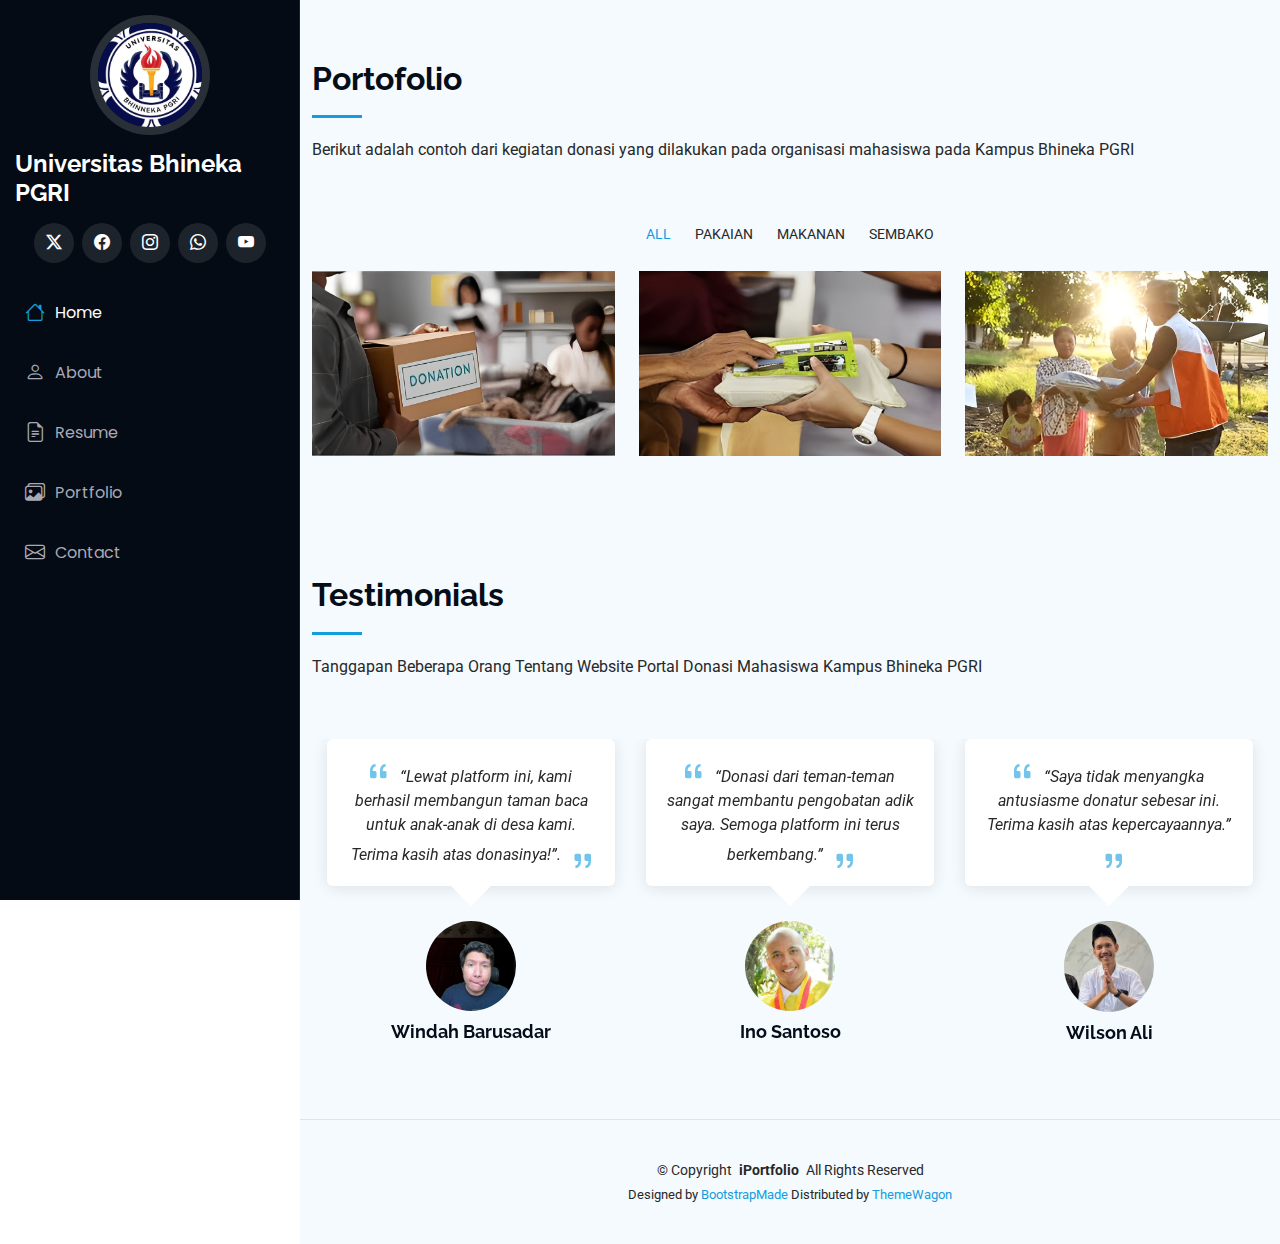
<file: portfolio.html>
<!DOCTYPE html>
<html lang="en">

<head>
  <meta charset="utf-8">
  <meta content="width=device-width, initial-scale=1.0" name="viewport">
  <title>Index - iPortfolio Bootstrap Template</title>
  <meta content="" name="description">
  <meta content="" name="keywords">

  <!-- Favicons -->
  <link href="assets/img/071108.png" rel="icon">
  <link href="assets/img/apple-touch-icon.png" rel="apple-touch-icon">

  <!-- Fonts -->
  <link href="https://fonts.googleapis.com" rel="preconnect">
  <link href="https://fonts.gstatic.com" rel="preconnect" crossorigin>
  <link href="https://fonts.googleapis.com/css2?family=Roboto:ital,wght@0,100;0,300;0,400;0,500;0,700;0,900;1,100;1,300;1,400;1,500;1,700;1,900&family=Poppins:ital,wght@0,100;0,200;0,300;0,400;0,500;0,600;0,700;0,800;0,900;1,100;1,200;1,300;1,400;1,500;1,600;1,700;1,800;1,900&family=Raleway:ital,wght@0,100;0,200;0,300;0,400;0,500;0,600;0,700;0,800;0,900;1,100;1,200;1,300;1,400;1,500;1,600;1,700;1,800;1,900&display=swap" rel="stylesheet">

  <!-- Vendor CSS Files -->
  <link href="assets/vendor/bootstrap/css/bootstrap.min.css" rel="stylesheet">
  <link href="assets/vendor/bootstrap-icons/bootstrap-icons.css" rel="stylesheet">
  <link href="assets/vendor/aos/aos.css" rel="stylesheet">
  <link href="assets/vendor/glightbox/css/glightbox.min.css" rel="stylesheet">
  <link href="assets/vendor/swiper/swiper-bundle.min.css" rel="stylesheet">

  <!-- Main CSS File -->
  <link href="assets/css/main.css" rel="stylesheet">

  <!-- =======================================================
  * Template Name: iPortfolio
  * Template URL: https://bootstrapmade.com/iportfolio-bootstrap-portfolio-websites-template/
  * Updated: Jun 29 2024 with Bootstrap v5.3.3
  * Author: BootstrapMade.com
  * License: https://bootstrapmade.com/license/
  ======================================================== -->
</head>

<body class="index-page">

  <header id="header" class="header dark-background d-flex flex-column">
    <i class="header-toggle d-xl-none bi bi-list"></i>

    <div class="profile-img">
      <img src="assets/img/0711011.jpg" alt="" class="img-fluid1 rounded-circle">
    </div>

    <a href="index.html" class="logo d-flex align-items-center justify-content-center">
      <!-- Uncomment the line below if you also wish to use an image logo -->
      <!-- <img src="assets/img/logo.png" alt=""> -->
      <h1 class="sitename">Universitas Bhineka PGRI</h1>
    </a>

    <div class="social-links text-center">
      <a href="https://twitter.com/" target="_blank" class="icon"><i class="bi bi-twitter-x"></i></a>
      <a href="https://facebook.com/" target="_blank" class="icon"><i class="bi bi-facebook"></i></a>
      <a href="https://instagram.com/" target="_blank" class="icon"><i class="bi bi-instagram"></i></a>
      <a href="https://wa.me/6281234567890" target="_blank" class="icon"><i class="bi bi-whatsapp"></i></a>
      <a href="https://youtube.com/" target="_blank" class="icon"><i class="bi bi-youtube"></i></a>
    </div>
    
    

    <nav id="navmenu" class="navmenu">
      <ul>
        <li><a href="index.html" class="active"><i class="bi bi-house navicon"></i>Home</a></li>
        <li><a href="about.html"><i class="bi bi-person navicon"></i> About</a></li>
        <li><a href="resume.html"><i class="bi bi-file-earmark-text navicon"></i> Resume</a></li>
        <li><a href="portfolio.html"><i class="bi bi-images navicon"></i> Portfolio</a></li>
         
        <li><a href="contact.html"><i class="bi bi-envelope navicon"></i> Contact</a></li>
      </ul>
    </nav>

  </header>

  
  <main class="main">
     <!-- Portfolio Section -->
     <section id="portfolio" class="portfolio section light-background">

      <!-- Section Title -->
      <div class="container section-title" data-aos="fade-up">
        <h2>Portofolio</h2>
        <p>Berikut adalah contoh dari kegiatan donasi yang dilakukan pada organisasi mahasiswa pada Kampus Bhineka PGRI</p>
        </div>

      <div class="container">

        <div class="isotope-layout" data-default-filter="*" data-layout="masonry" data-sort="original-order">

          <ul class="portfolio-filters isotope-filters" data-aos="fade-up" data-aos-delay="100">
            <li data-filter="*" class="filter-active">All</li>
            <li data-filter=".filter-app">Pakaian</li>
            <li data-filter=".filter-product">Makanan</li>
            <li data-filter=".filter-branding">Sembako</li>
           
          </ul><!-- End Portfolio Filters -->

          <div class="row gy-4 isotope-container" data-aos="fade-up" data-aos-delay="200">

            <div class="col-lg-4 col-md-6 portfolio-item isotope-item filter-app">
              <div class="portfolio-content h-100">
                <img src="assets/img/portfolio/071104.jpg" class="img-fluid" style="width: 330px; height: 185px; object-fit: cover;"alt="">
                <div class="portfolio-info">
                  <h4>Pakaian</h4>
                  <p>Donasi</p>
                  <a href="assets/img/portfolio/071104.jpg" title="Pakaian" data-gallery="portfolio-gallery-product" class="glightbox preview-link"><i class="bi bi-zoom-in"></i></a>
                  <a href="portfolio-details.html" title="More Details" class="details-link"><i class="bi bi-link-45deg"></i></a>
                </div>
              </div>
            </div><!-- End Portfolio Item -->

            <div class="col-lg-4 col-md-6 portfolio-item isotope-item filter-product">
              <div class="portfolio-content h-100">
                <img src="assets/img/portfolio/071105.jpg" class="img-fluid" style="width: 330px; height: 185px; object-fit: cover;"alt="">
                <div class="portfolio-info">
                  <h4>Makanan</h4>
                  <p>Donasi</p>
                  <a href="assets/img/portfolio/071105.jpg" title="Makanan" data-gallery="portfolio-gallery-product" class="glightbox preview-link"><i class="bi bi-zoom-in"></i></a>
                  <a href="portfolio-details.html" title="More Details" class="details-link"><i class="bi bi-link-45deg"></i></a>
                </div>
              </div>
            </div><!-- End Portfolio Item -->
            <div class="col-lg-4 col-md-6 portfolio-item isotope-item filter-branding">
              <div class="portfolio-content h-100">
                <img src="assets/img/portfolio/071107.jpg" class="img-fluid" style="width: 330px; height: 185px; object-fit: cover;"alt="">
                <div class="portfolio-info">
                  <h4>Sembako</h4>
                  <p>Donasi</p>
                  <a href="assets/img/portfolio/071107.jpg" title="Sembako" data-gallery="portfolio-gallery-product" class="glightbox preview-link"><i class="bi bi-zoom-in"></i></a>
                  <a href="portfolio-details.html" title="More Details" class="details-link"><i class="bi bi-link-45deg"></i></a>
                </div>
              </div>
            </div><!-- End Portfolio Item -->
              </div>
              

    </section><!-- /Services Section -->

    <!-- Testimonials Section -->
    <section id="testimonials" class="testimonials section light-background">

      <!-- Section Title -->
      <div class="container section-title" data-aos="fade-up">
        <h2>Testimonials</h2>
        <p>Tanggapan Beberapa Orang Tentang Website Portal Donasi Mahasiswa Kampus Bhineka PGRI</p>
      </div><!-- End Section Title -->

      <div class="container" data-aos="fade-up" data-aos-delay="100">

        <div class="swiper init-swiper">
          <script type="application/json" class="swiper-config">
            {
              "loop": true,
              "speed": 600,
              "autoplay": {
                "delay": 5000
              },
              "slidesPerView": "auto",
              "pagination": {
                "el": ".swiper-pagination",
                "type": "bullets",
                "clickable": true
              },
              "breakpoints": {
                "320": {
                  "slidesPerView": 1,
                  "spaceBetween": 40
                },
                "1200": {
                  "slidesPerView": 3,
                  "spaceBetween": 1
                }
              }
            }
          </script>
          <div class="swiper-wrapper">

            <div class="swiper-slide">
              <div class="testimonial-item">
                <p>
                  <i class="bi bi-quote quote-icon-left"></i>
                  <span>“Lewat platform ini, kami berhasil membangun taman baca untuk anak-anak di desa kami. Terima kasih atas donasinya!”.</span>
                  <i class="bi bi-quote quote-icon-right"></i>
                </p>
                <img src="assets/img/testimonials/071109.jpg" class="testimonial-img" alt="">
                <h3>Windah Barusadar</h3>
                <h4></h4>
              </div>
            </div><!-- End testimonial item -->

            <div class="swiper-slide">
              <div class="testimonial-item">
                <p>
                  <i class="bi bi-quote quote-icon-left"></i>
                  <span>“Donasi dari teman-teman sangat membantu pengobatan adik saya. Semoga platform ini terus berkembang.”</span>
                  <i class="bi bi-quote quote-icon-right"></i>
                </p>
                <img src="assets/img/testimonials/0711010.jpg" class="testimonial-img" alt="">
                <h3>Ino Santoso</h3>
                <h4></h4>
              </div>
            </div><!-- End testimonial item -->

            <div class="swiper-slide">
              <div class="testimonial-item">
                <p>
                  <i class="bi bi-quote quote-icon-left"></i>
                  <span>“Saya tidak menyangka antusiasme donatur sebesar ini. Terima kasih atas kepercayaannya.”</span>
                  <i class="bi bi-quote quote-icon-right"></i>
                </p>
                <img src="assets/img/testimonials/0711011.jpeg" class="testimonial-img" alt="">
                <h3>Wilson Ali</h3>
                <h4></h4>
              </div>
            </div><!-- End testimonial item -->

            

          </div>
          <div class="swiper-pagination"></div>
        </div>

      </div>

    </section><!-- /Testimonials Section -->

  <footer id="footer" class="footer position-relative light-background">

    <div class="container">
      <div class="copyright text-center ">
        <p>© <span>Copyright</span> <strong class="px-1 sitename">iPortfolio</strong> <span>All Rights Reserved</span></p>
      </div>
      <div class="credits">
        <!-- All the links in the footer should remain intact. -->
        <!-- You can delete the links only if you've purchased the pro version. -->
        <!-- Licensing information: https://bootstrapmade.com/license/ -->
        <!-- Purchase the pro version with working PHP/AJAX contact form: [buy-url] -->
        Designed by <a href="https://bootstrapmade.com/">BootstrapMade</a> Distributed by <a href="https://themewagon.com">ThemeWagon</a>
      </div>
    </div>
  </main>
  </footer>

  <!-- Scroll Top -->
  <a href="#" id="scroll-top" class="scroll-top d-flex align-items-center justify-content-center"><i class="bi bi-arrow-up-short"></i></a>

  <!-- Preloader -->
  <div id="preloader"></div>

  <!-- Vendor JS Files -->
  <script src="assets/vendor/bootstrap/js/bootstrap.bundle.min.js"></script>
  <script src="assets/vendor/php-email-form/validate.js"></script>
  <script src="assets/vendor/aos/aos.js"></script>
  <script src="assets/vendor/typed.js/typed.umd.js"></script>
  <script src="assets/vendor/purecounter/purecounter_vanilla.js"></script>
  <script src="assets/vendor/waypoints/noframework.waypoints.js"></script>
  <script src="assets/vendor/glightbox/js/glightbox.min.js"></script>
  <script src="assets/vendor/imagesloaded/imagesloaded.pkgd.min.js"></script>
  <script src="assets/vendor/isotope-layout/isotope.pkgd.min.js"></script>
  <script src="assets/vendor/swiper/swiper-bundle.min.js"></script>

  <!-- Main JS File -->
  <script src="assets/js/main.js"></script>

</body>

</html>
</file>
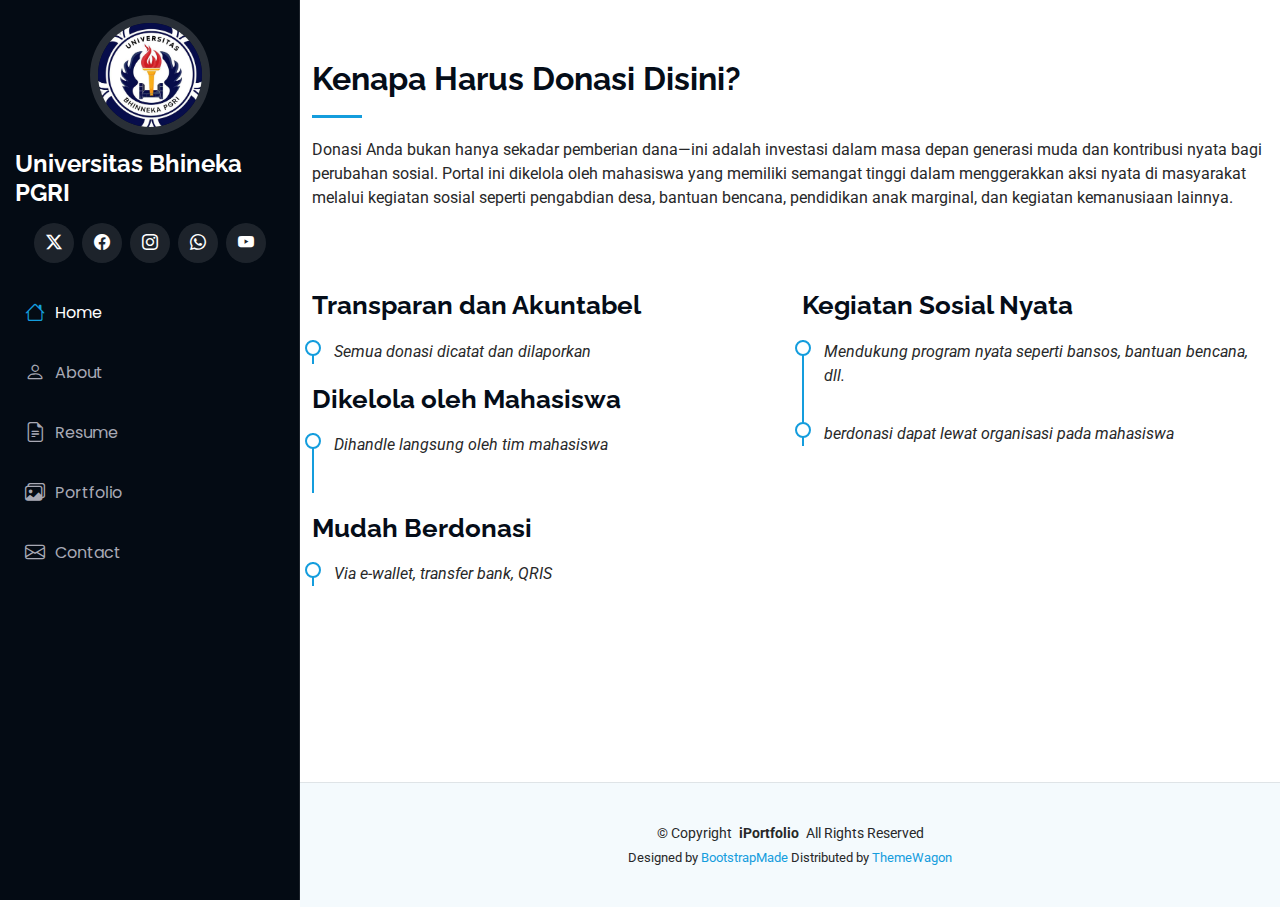
<file: resume.html>
<!DOCTYPE html>
<html lang="en">

<head>
  <meta charset="utf-8">
  <meta content="width=device-width, initial-scale=1.0" name="viewport">
  <title>Index - iPortfolio Bootstrap Template</title>
  <meta content="" name="description">
  <meta content="" name="keywords">

  <!-- Favicons -->
  <link href="assets/img/071108.png" rel="icon">
  <link href="assets/img/apple-touch-icon.png" rel="apple-touch-icon">

  <!-- Fonts -->
  <link href="https://fonts.googleapis.com" rel="preconnect">
  <link href="https://fonts.gstatic.com" rel="preconnect" crossorigin>
  <link href="https://fonts.googleapis.com/css2?family=Roboto:ital,wght@0,100;0,300;0,400;0,500;0,700;0,900;1,100;1,300;1,400;1,500;1,700;1,900&family=Poppins:ital,wght@0,100;0,200;0,300;0,400;0,500;0,600;0,700;0,800;0,900;1,100;1,200;1,300;1,400;1,500;1,600;1,700;1,800;1,900&family=Raleway:ital,wght@0,100;0,200;0,300;0,400;0,500;0,600;0,700;0,800;0,900;1,100;1,200;1,300;1,400;1,500;1,600;1,700;1,800;1,900&display=swap" rel="stylesheet">

  <!-- Vendor CSS Files -->
  <link href="assets/vendor/bootstrap/css/bootstrap.min.css" rel="stylesheet">
  <link href="assets/vendor/bootstrap-icons/bootstrap-icons.css" rel="stylesheet">
  <link href="assets/vendor/aos/aos.css" rel="stylesheet">
  <link href="assets/vendor/glightbox/css/glightbox.min.css" rel="stylesheet">
  <link href="assets/vendor/swiper/swiper-bundle.min.css" rel="stylesheet">

  <!-- Main CSS File -->
  <link href="assets/css/main.css" rel="stylesheet">

  <!-- =======================================================
  * Template Name: iPortfolio
  * Template URL: https://bootstrapmade.com/iportfolio-bootstrap-portfolio-websites-template/
  * Updated: Jun 29 2024 with Bootstrap v5.3.3
  * Author: BootstrapMade.com
  * License: https://bootstrapmade.com/license/
  ======================================================== -->
</head>

<body class="index-page">

  <header id="header" class="header dark-background d-flex flex-column">
    <i class="header-toggle d-xl-none bi bi-list"></i>

    <div class="profile-img">
      <img src="assets/img/0711011.jpg" alt="" class="img-fluid1 rounded-circle">
    </div>

    <a href="index.html" class="logo d-flex align-items-center justify-content-center">
      <!-- Uncomment the line below if you also wish to use an image logo -->
      <!-- <img src="assets/img/logo.png" alt=""> -->
      <h1 class="sitename">Universitas Bhineka PGRI</h1>
    </a>

    <div class="social-links text-center">
      <a href="https://twitter.com/" target="_blank" class="icon"><i class="bi bi-twitter-x"></i></a>
      <a href="https://facebook.com/" target="_blank" class="icon"><i class="bi bi-facebook"></i></a>
      <a href="https://instagram.com/" target="_blank" class="icon"><i class="bi bi-instagram"></i></a>
      <a href="https://wa.me/6281234567890" target="_blank" class="icon"><i class="bi bi-whatsapp"></i></a>
      <a href="https://youtube.com/" target="_blank" class="icon"><i class="bi bi-youtube"></i></a>
    </div>
    
    

    <nav id="navmenu" class="navmenu">
      <ul>
        <li><a href="index.html" class="active"><i class="bi bi-house navicon"></i>Home</a></li>
        <li><a href="about.html"><i class="bi bi-person navicon"></i> About</a></li>
        <li><a href="resume.html"><i class="bi bi-file-earmark-text navicon"></i> Resume</a></li>
        <li><a href="portfolio.html"><i class="bi bi-images navicon"></i> Portfolio</a></li>
        
        <li><a href="contact.html"><i class="bi bi-envelope navicon"></i> Contact</a></li>
      </ul>
    </nav>

  </header>
  <main class="main">
<!-- Resume Section -->
<section id="resume" class="resume section">

  <!-- Section Title -->
  <div class="container section-title" data-aos="fade-up">
    <h2>Kenapa Harus Donasi Disini?</h2>
    <p>Donasi Anda bukan hanya sekadar pemberian dana—ini adalah investasi dalam masa depan generasi muda dan kontribusi nyata bagi perubahan sosial. Portal ini dikelola oleh mahasiswa yang memiliki semangat tinggi dalam menggerakkan aksi nyata di masyarakat melalui kegiatan sosial seperti pengabdian desa, bantuan bencana, pendidikan anak marginal, dan kegiatan kemanusiaan lainnya.</p>
  </div><!-- End Section Title -->

  <div class="container">

    <div class="row">

      <div class="col-lg-6" data-aos="fade-up" data-aos-delay="100">
        <h3 class="resume-title">Transparan dan Akuntabel</h3>

        <div class="resume-item pb-0">
          
          <p><em> Semua donasi dicatat dan dilaporkan</em></p>
          
        </div><!-- Edn Resume Item -->

        <h3 class="resume-title">Dikelola oleh Mahasiswa </h3>
        <div class="resume-item">
          
          <p><em> Dihandle langsung oleh tim mahasiswa</em></p>
          </div>

        <h3 class="resume-title">Mudah Berdonasi</h3>
        <div class="resume-item">
          
          <p><em>Via e-wallet, transfer bank, QRIS</em></p>
        </div>
      </div>

      <div class="col-lg-6" data-aos="fade-up" data-aos-delay="200">
        <h3 class="resume-title">Kegiatan Sosial Nyata </h3>
        <div class="resume-item">
          
          <p><em>Mendukung program nyata seperti bansos, bantuan bencana, dll. </em></p>
          
        </div><!-- Edn Resume Item -->

        <div class="resume-item">
          
          <p><em>berdonasi dapat lewat organisasi pada mahasiswa</em></p>
          
        </div><!-- Edn Resume Item -->

      </div>

    </div>

    <div class="container-fluid">
      <div class="row">
        <div class="col-xl-3"> <!-- Sidebar -->
          <!-- Pindahkan isi #header ke sini jika tidak menggunakan fixed -->
        </div>
        <div class="col-xl-9"> <!-- Konten utama -->
          <section id="resume" class="resume section">
            <!-- Semua konten resume di sini -->
          </section>
        </div>
      </div>
    </div>
    
</section><!-- /Resume Section -->
<footer id="footer" class="footer position-relative light-background">

  <div class="container">
    <div class="copyright text-center ">
      <p>© <span>Copyright</span> <strong class="px-1 sitename">iPortfolio</strong> <span>All Rights Reserved</span></p>
    </div>
    <div class="credits">
      <!-- All the links in the footer should remain intact. -->
      <!-- You can delete the links only if you've purchased the pro version. -->
      <!-- Licensing information: https://bootstrapmade.com/license/ -->
      <!-- Purchase the pro version with working PHP/AJAX contact form: [buy-url] -->
      Designed by <a href="https://bootstrapmade.com/">BootstrapMade</a> Distributed by <a href="https://themewagon.com">ThemeWagon</a>
    </div>
  </div>
</main>
</footer>

<!-- Scroll Top -->
<a href="#" id="scroll-top" class="scroll-top d-flex align-items-center justify-content-center"><i class="bi bi-arrow-up-short"></i></a>

<!-- Preloader -->
<div id="preloader"></div>

<!-- Vendor JS Files -->
<script src="assets/vendor/bootstrap/js/bootstrap.bundle.min.js"></script>
<script src="assets/vendor/php-email-form/validate.js"></script>
<script src="assets/vendor/aos/aos.js"></script>
<script src="assets/vendor/typed.js/typed.umd.js"></script>
<script src="assets/vendor/purecounter/purecounter_vanilla.js"></script>
<script src="assets/vendor/waypoints/noframework.waypoints.js"></script>
<script src="assets/vendor/glightbox/js/glightbox.min.js"></script>
<script src="assets/vendor/imagesloaded/imagesloaded.pkgd.min.js"></script>
<script src="assets/vendor/isotope-layout/isotope.pkgd.min.js"></script>
<script src="assets/vendor/swiper/swiper-bundle.min.js"></script>

<!-- Main JS File -->
<script src="assets/js/main.js"></script>

</body>

</html>
</file>
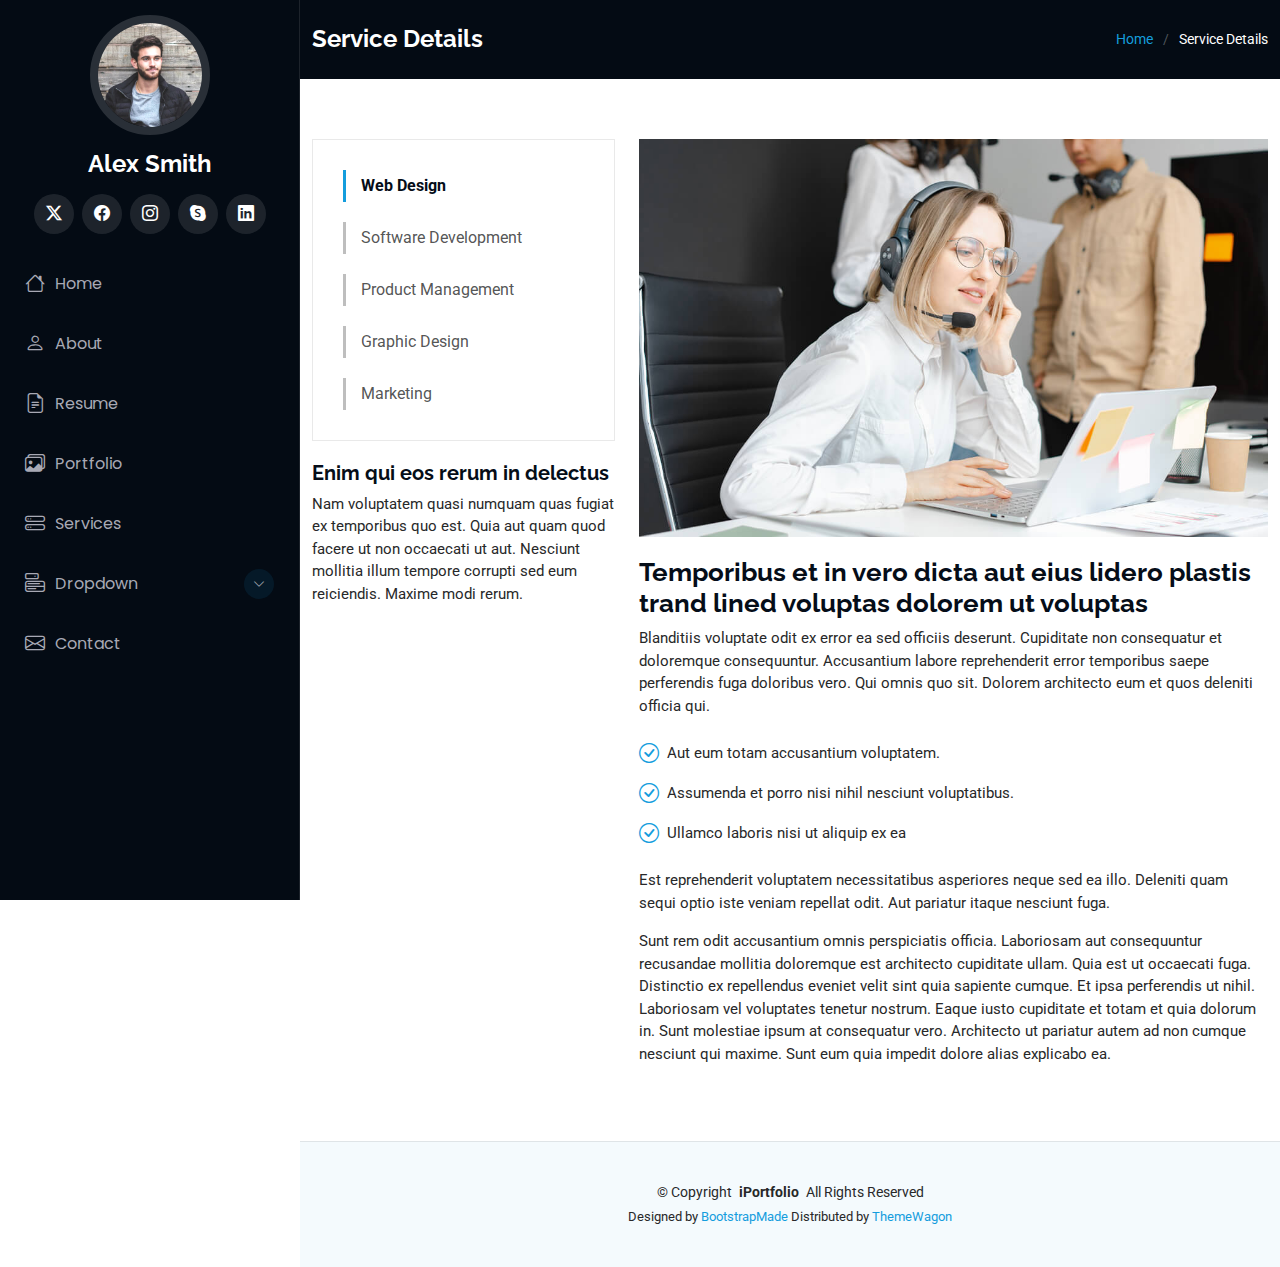
<file: service-details.html>
<!DOCTYPE html>
<html lang="en">

<head>
  <meta charset="utf-8">
  <meta content="width=device-width, initial-scale=1.0" name="viewport">
  <title>Service Details - iPortfolio Bootstrap Template</title>
  <meta content="" name="description">
  <meta content="" name="keywords">

  <!-- Favicons -->
  <link href="assets/img/favicon.png" rel="icon">
  <link href="assets/img/apple-touch-icon.png" rel="apple-touch-icon">

  <!-- Fonts -->
  <link href="https://fonts.googleapis.com" rel="preconnect">
  <link href="https://fonts.gstatic.com" rel="preconnect" crossorigin>
  <link href="https://fonts.googleapis.com/css2?family=Roboto:ital,wght@0,100;0,300;0,400;0,500;0,700;0,900;1,100;1,300;1,400;1,500;1,700;1,900&family=Poppins:ital,wght@0,100;0,200;0,300;0,400;0,500;0,600;0,700;0,800;0,900;1,100;1,200;1,300;1,400;1,500;1,600;1,700;1,800;1,900&family=Raleway:ital,wght@0,100;0,200;0,300;0,400;0,500;0,600;0,700;0,800;0,900;1,100;1,200;1,300;1,400;1,500;1,600;1,700;1,800;1,900&display=swap" rel="stylesheet">

  <!-- Vendor CSS Files -->
  <link href="assets/vendor/bootstrap/css/bootstrap.min.css" rel="stylesheet">
  <link href="assets/vendor/bootstrap-icons/bootstrap-icons.css" rel="stylesheet">
  <link href="assets/vendor/aos/aos.css" rel="stylesheet">
  <link href="assets/vendor/glightbox/css/glightbox.min.css" rel="stylesheet">
  <link href="assets/vendor/swiper/swiper-bundle.min.css" rel="stylesheet">

  <!-- Main CSS File -->
  <link href="assets/css/main.css" rel="stylesheet">

  <!-- =======================================================
  * Template Name: iPortfolio
  * Template URL: https://bootstrapmade.com/iportfolio-bootstrap-portfolio-websites-template/
  * Updated: Jun 29 2024 with Bootstrap v5.3.3
  * Author: BootstrapMade.com
  * License: https://bootstrapmade.com/license/
  ======================================================== -->
</head>

<body class="service-details-page">

  <header id="header" class="header dark-background d-flex flex-column">
    <i class="header-toggle d-xl-none bi bi-list"></i>

    <div class="profile-img">
      <img src="assets/img/my-profile-img.jpg" alt="" class="img-fluid rounded-circle">
    </div>

    <a href="index.html" class="logo d-flex align-items-center justify-content-center">
      <!-- Uncomment the line below if you also wish to use an image logo -->
      <!-- <img src="assets/img/logo.png" alt=""> -->
      <h1 class="sitename">Alex Smith</h1>
    </a>

    <div class="social-links text-center">
      <a href="#" class="twitter"><i class="bi bi-twitter-x"></i></a>
      <a href="#" class="facebook"><i class="bi bi-facebook"></i></a>
      <a href="#" class="instagram"><i class="bi bi-instagram"></i></a>
      <a href="#" class="google-plus"><i class="bi bi-skype"></i></a>
      <a href="#" class="linkedin"><i class="bi bi-linkedin"></i></a>
    </div>

    <nav id="navmenu" class="navmenu">
      <ul>
        <li><a href="#hero"><i class="bi bi-house navicon"></i>Home</a></li>
        <li><a href="#about"><i class="bi bi-person navicon"></i> About</a></li>
        <li><a href="#resume"><i class="bi bi-file-earmark-text navicon"></i> Resume</a></li>
        <li><a href="#portfolio"><i class="bi bi-images navicon"></i> Portfolio</a></li>
        <li><a href="#services"><i class="bi bi-hdd-stack navicon"></i> Services</a></li>
        <li class="dropdown"><a href="#"><i class="bi bi-menu-button navicon"></i> <span>Dropdown</span> <i class="bi bi-chevron-down toggle-dropdown"></i></a>
          <ul>
            <li><a href="#">Dropdown 1</a></li>
            <li class="dropdown"><a href="#"><span>Deep Dropdown</span> <i class="bi bi-chevron-down toggle-dropdown"></i></a>
              <ul>
                <li><a href="#">Deep Dropdown 1</a></li>
                <li><a href="#">Deep Dropdown 2</a></li>
                <li><a href="#">Deep Dropdown 3</a></li>
                <li><a href="#">Deep Dropdown 4</a></li>
                <li><a href="#">Deep Dropdown 5</a></li>
              </ul>
            </li>
            <li><a href="#">Dropdown 2</a></li>
            <li><a href="#">Dropdown 3</a></li>
            <li><a href="#">Dropdown 4</a></li>
          </ul>
        </li>
        <li><a href="#contact"><i class="bi bi-envelope navicon"></i> Contact</a></li>
      </ul>
    </nav>

  </header>

  <main class="main">

    <!-- Page Title -->
    <div class="page-title dark-background">
      <div class="container d-lg-flex justify-content-between align-items-center">
        <h1 class="mb-2 mb-lg-0">Service Details</h1>
        <nav class="breadcrumbs">
          <ol>
            <li><a href="index.html">Home</a></li>
            <li class="current">Service Details</li>
          </ol>
        </nav>
      </div>
    </div><!-- End Page Title -->

    <!-- Service Details Section -->
    <section id="service-details" class="service-details section">

      <div class="container">

        <div class="row gy-4">

          <div class="col-lg-4" data-aos="fade-up" data-aos-delay="100">
            <div class="services-list">
              <a href="#" class="active">Web Design</a>
              <a href="#">Software Development</a>
              <a href="#">Product Management</a>
              <a href="#">Graphic Design</a>
              <a href="#">Marketing</a>
            </div>

            <h4>Enim qui eos rerum in delectus</h4>
            <p>Nam voluptatem quasi numquam quas fugiat ex temporibus quo est. Quia aut quam quod facere ut non occaecati ut aut. Nesciunt mollitia illum tempore corrupti sed eum reiciendis. Maxime modi rerum.</p>
          </div>

          <div class="col-lg-8" data-aos="fade-up" data-aos-delay="200">
            <img src="assets/img/services.jpg" alt="" class="img-fluid services-img">
            <h3>Temporibus et in vero dicta aut eius lidero plastis trand lined voluptas dolorem ut voluptas</h3>
            <p>
              Blanditiis voluptate odit ex error ea sed officiis deserunt. Cupiditate non consequatur et doloremque consequuntur. Accusantium labore reprehenderit error temporibus saepe perferendis fuga doloribus vero. Qui omnis quo sit. Dolorem architecto eum et quos deleniti officia qui.
            </p>
            <ul>
              <li><i class="bi bi-check-circle"></i> <span>Aut eum totam accusantium voluptatem.</span></li>
              <li><i class="bi bi-check-circle"></i> <span>Assumenda et porro nisi nihil nesciunt voluptatibus.</span></li>
              <li><i class="bi bi-check-circle"></i> <span>Ullamco laboris nisi ut aliquip ex ea</span></li>
            </ul>
            <p>
              Est reprehenderit voluptatem necessitatibus asperiores neque sed ea illo. Deleniti quam sequi optio iste veniam repellat odit. Aut pariatur itaque nesciunt fuga.
            </p>
            <p>
              Sunt rem odit accusantium omnis perspiciatis officia. Laboriosam aut consequuntur recusandae mollitia doloremque est architecto cupiditate ullam. Quia est ut occaecati fuga. Distinctio ex repellendus eveniet velit sint quia sapiente cumque. Et ipsa perferendis ut nihil. Laboriosam vel voluptates tenetur nostrum. Eaque iusto cupiditate et totam et quia dolorum in. Sunt molestiae ipsum at consequatur vero. Architecto ut pariatur autem ad non cumque nesciunt qui maxime. Sunt eum quia impedit dolore alias explicabo ea.
            </p>
          </div>

        </div>

      </div>

    </section><!-- /Service Details Section -->

  </main>

  <footer id="footer" class="footer position-relative light-background">

    <div class="container">
      <div class="copyright text-center ">
        <p>© <span>Copyright</span> <strong class="px-1 sitename">iPortfolio</strong> <span>All Rights Reserved</span></p>
      </div>
      <div class="credits">
        <!-- All the links in the footer should remain intact. -->
        <!-- You can delete the links only if you've purchased the pro version. -->
        <!-- Licensing information: https://bootstrapmade.com/license/ -->
        <!-- Purchase the pro version with working PHP/AJAX contact form: [buy-url] -->
        Designed by <a href="https://bootstrapmade.com/">BootstrapMade</a> Distributed by <a href="https://themewagon.com">ThemeWagon</a>
      </div>
    </div>

  </footer>

  <!-- Scroll Top -->
  <a href="#" id="scroll-top" class="scroll-top d-flex align-items-center justify-content-center"><i class="bi bi-arrow-up-short"></i></a>

  <!-- Preloader -->
  <div id="preloader"></div>

  <!-- Vendor JS Files -->
  <script src="assets/vendor/bootstrap/js/bootstrap.bundle.min.js"></script>
  <script src="assets/vendor/php-email-form/validate.js"></script>
  <script src="assets/vendor/aos/aos.js"></script>
  <script src="assets/vendor/typed.js/typed.umd.js"></script>
  <script src="assets/vendor/purecounter/purecounter_vanilla.js"></script>
  <script src="assets/vendor/waypoints/noframework.waypoints.js"></script>
  <script src="assets/vendor/glightbox/js/glightbox.min.js"></script>
  <script src="assets/vendor/imagesloaded/imagesloaded.pkgd.min.js"></script>
  <script src="assets/vendor/isotope-layout/isotope.pkgd.min.js"></script>
  <script src="assets/vendor/swiper/swiper-bundle.min.js"></script>

  <!-- Main JS File -->
  <script src="assets/js/main.js"></script>

</body>

</html>
</file>
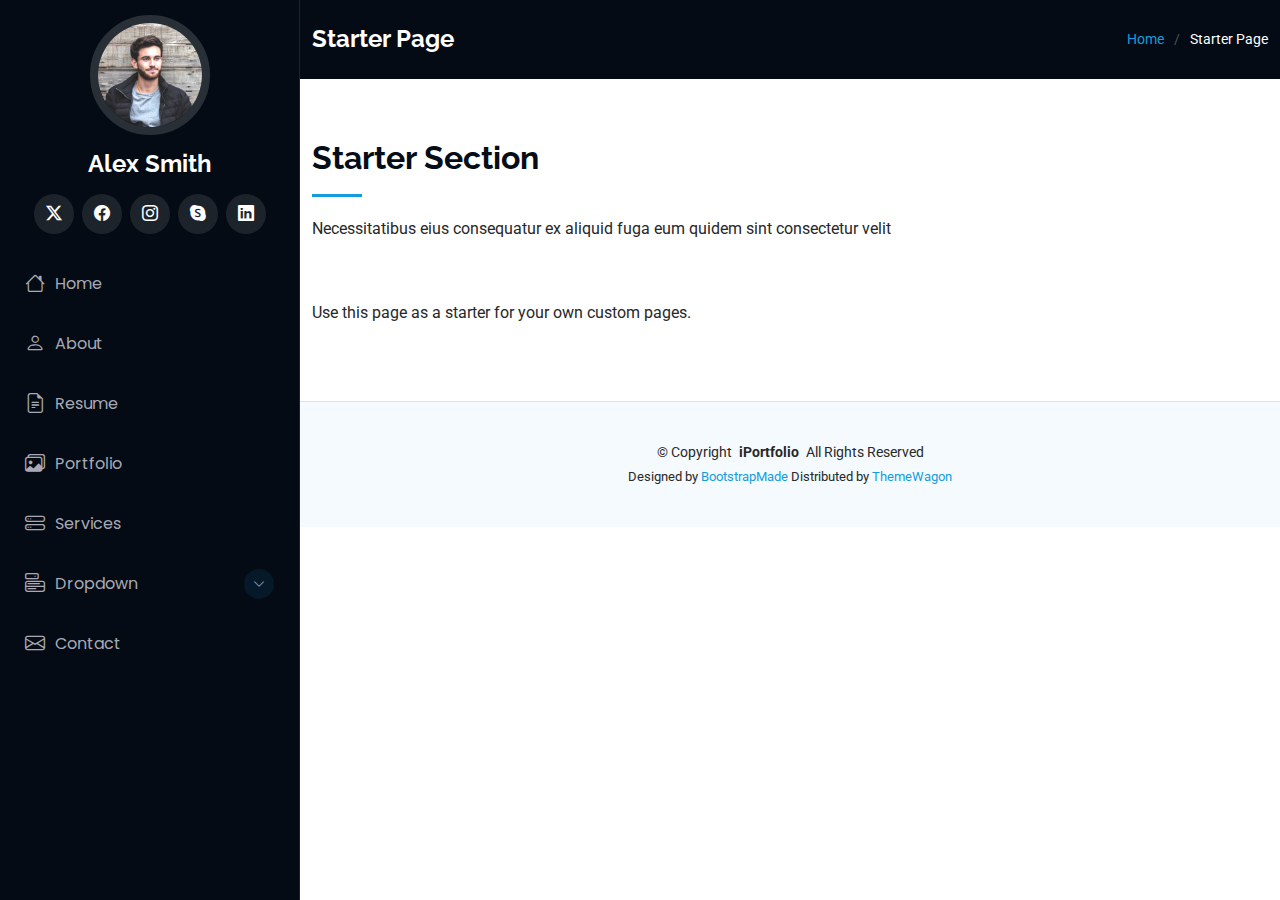
<file: starter-page.html>
<!DOCTYPE html>
<html lang="en">

<head>
  <meta charset="utf-8">
  <meta content="width=device-width, initial-scale=1.0" name="viewport">
  <title>Starter Page - iPortfolio Bootstrap Template</title>
  <meta content="" name="description">
  <meta content="" name="keywords">

  <!-- Favicons -->
  <link href="assets/img/favicon.png" rel="icon">
  <link href="assets/img/apple-touch-icon.png" rel="apple-touch-icon">

  <!-- Fonts -->
  <link href="https://fonts.googleapis.com" rel="preconnect">
  <link href="https://fonts.gstatic.com" rel="preconnect" crossorigin>
  <link href="https://fonts.googleapis.com/css2?family=Roboto:ital,wght@0,100;0,300;0,400;0,500;0,700;0,900;1,100;1,300;1,400;1,500;1,700;1,900&family=Poppins:ital,wght@0,100;0,200;0,300;0,400;0,500;0,600;0,700;0,800;0,900;1,100;1,200;1,300;1,400;1,500;1,600;1,700;1,800;1,900&family=Raleway:ital,wght@0,100;0,200;0,300;0,400;0,500;0,600;0,700;0,800;0,900;1,100;1,200;1,300;1,400;1,500;1,600;1,700;1,800;1,900&display=swap" rel="stylesheet">

  <!-- Vendor CSS Files -->
  <link href="assets/vendor/bootstrap/css/bootstrap.min.css" rel="stylesheet">
  <link href="assets/vendor/bootstrap-icons/bootstrap-icons.css" rel="stylesheet">
  <link href="assets/vendor/aos/aos.css" rel="stylesheet">
  <link href="assets/vendor/glightbox/css/glightbox.min.css" rel="stylesheet">
  <link href="assets/vendor/swiper/swiper-bundle.min.css" rel="stylesheet">

  <!-- Main CSS File -->
  <link href="assets/css/main.css" rel="stylesheet">

  <!-- =======================================================
  * Template Name: iPortfolio
  * Template URL: https://bootstrapmade.com/iportfolio-bootstrap-portfolio-websites-template/
  * Updated: Jun 29 2024 with Bootstrap v5.3.3
  * Author: BootstrapMade.com
  * License: https://bootstrapmade.com/license/
  ======================================================== -->
</head>

<body class="starter-page-page">

  <header id="header" class="header dark-background d-flex flex-column">
    <i class="header-toggle d-xl-none bi bi-list"></i>

    <div class="profile-img">
      <img src="assets/img/my-profile-img.jpg" alt="" class="img-fluid rounded-circle">
    </div>

    <a href="index.html" class="logo d-flex align-items-center justify-content-center">
      <!-- Uncomment the line below if you also wish to use an image logo -->
      <!-- <img src="assets/img/logo.png" alt=""> -->
      <h1 class="sitename">Alex Smith</h1>
    </a>

    <div class="social-links text-center">
      <a href="#" class="twitter"><i class="bi bi-twitter-x"></i></a>
      <a href="#" class="facebook"><i class="bi bi-facebook"></i></a>
      <a href="#" class="instagram"><i class="bi bi-instagram"></i></a>
      <a href="#" class="google-plus"><i class="bi bi-skype"></i></a>
      <a href="#" class="linkedin"><i class="bi bi-linkedin"></i></a>
    </div>

    <nav id="navmenu" class="navmenu">
      <ul>
        <li><a href="#hero"><i class="bi bi-house navicon"></i>Home</a></li>
        <li><a href="#about"><i class="bi bi-person navicon"></i> About</a></li>
        <li><a href="#resume"><i class="bi bi-file-earmark-text navicon"></i> Resume</a></li>
        <li><a href="#portfolio"><i class="bi bi-images navicon"></i> Portfolio</a></li>
        <li><a href="#services"><i class="bi bi-hdd-stack navicon"></i> Services</a></li>
        <li class="dropdown"><a href="#"><i class="bi bi-menu-button navicon"></i> <span>Dropdown</span> <i class="bi bi-chevron-down toggle-dropdown"></i></a>
          <ul>
            <li><a href="#">Dropdown 1</a></li>
            <li class="dropdown"><a href="#"><span>Deep Dropdown</span> <i class="bi bi-chevron-down toggle-dropdown"></i></a>
              <ul>
                <li><a href="#">Deep Dropdown 1</a></li>
                <li><a href="#">Deep Dropdown 2</a></li>
                <li><a href="#">Deep Dropdown 3</a></li>
                <li><a href="#">Deep Dropdown 4</a></li>
                <li><a href="#">Deep Dropdown 5</a></li>
              </ul>
            </li>
            <li><a href="#">Dropdown 2</a></li>
            <li><a href="#">Dropdown 3</a></li>
            <li><a href="#">Dropdown 4</a></li>
          </ul>
        </li>
        <li><a href="#contact"><i class="bi bi-envelope navicon"></i> Contact</a></li>
      </ul>
    </nav>

  </header>

  <main class="main">

    <!-- Page Title -->
    <div class="page-title dark-background">
      <div class="container d-lg-flex justify-content-between align-items-center">
        <h1 class="mb-2 mb-lg-0">Starter Page</h1>
        <nav class="breadcrumbs">
          <ol>
            <li><a href="index.html">Home</a></li>
            <li class="current">Starter Page</li>
          </ol>
        </nav>
      </div>
    </div><!-- End Page Title -->

    <!-- Starter Section Section -->
    <section id="starter-section" class="starter-section section">

      <!-- Section Title -->
      <div class="container section-title" data-aos="fade-up">
        <h2>Starter Section</h2>
        <p>Necessitatibus eius consequatur ex aliquid fuga eum quidem sint consectetur velit</p>
      </div><!-- End Section Title -->

      <div class="container" data-aos="fade-up">
        <p>Use this page as a starter for your own custom pages.</p>
      </div>

    </section><!-- /Starter Section Section -->

  </main>

  <footer id="footer" class="footer position-relative light-background">

    <div class="container">
      <div class="copyright text-center ">
        <p>© <span>Copyright</span> <strong class="px-1 sitename">iPortfolio</strong> <span>All Rights Reserved</span></p>
      </div>
      <div class="credits">
        <!-- All the links in the footer should remain intact. -->
        <!-- You can delete the links only if you've purchased the pro version. -->
        <!-- Licensing information: https://bootstrapmade.com/license/ -->
        <!-- Purchase the pro version with working PHP/AJAX contact form: [buy-url] -->
        Designed by <a href="https://bootstrapmade.com/">BootstrapMade</a> Distributed by <a href="https://themewagon.com">ThemeWagon</a>
      </div>
    </div>

  </footer>

  <!-- Scroll Top -->
  <a href="#" id="scroll-top" class="scroll-top d-flex align-items-center justify-content-center"><i class="bi bi-arrow-up-short"></i></a>

  <!-- Preloader -->
  <div id="preloader"></div>

  <!-- Vendor JS Files -->
  <script src="assets/vendor/bootstrap/js/bootstrap.bundle.min.js"></script>
  <script src="assets/vendor/php-email-form/validate.js"></script>
  <script src="assets/vendor/aos/aos.js"></script>
  <script src="assets/vendor/typed.js/typed.umd.js"></script>
  <script src="assets/vendor/purecounter/purecounter_vanilla.js"></script>
  <script src="assets/vendor/waypoints/noframework.waypoints.js"></script>
  <script src="assets/vendor/glightbox/js/glightbox.min.js"></script>
  <script src="assets/vendor/imagesloaded/imagesloaded.pkgd.min.js"></script>
  <script src="assets/vendor/isotope-layout/isotope.pkgd.min.js"></script>
  <script src="assets/vendor/swiper/swiper-bundle.min.js"></script>

  <!-- Main JS File -->
  <script src="assets/js/main.js"></script>

</body>

</html>
</file>
<file: assets/css/main.css>
/**
* Template Name: iPortfolio
* Template URL: https://bootstrapmade.com/iportfolio-bootstrap-portfolio-websites-template/
* Updated: Jun 29 2024 with Bootstrap v5.3.3
* Author: BootstrapMade.com
* License: https://bootstrapmade.com/license/
*/

/*--------------------------------------------------------------
# Font & Color Variables
# Help: https://bootstrapmade.com/color-system/
--------------------------------------------------------------*/
/* Fonts */
:root {
  --default-font: "Roboto",  system-ui, -apple-system, "Segoe UI", Roboto, "Helvetica Neue", Arial, "Noto Sans", "Liberation Sans", sans-serif, "Apple Color Emoji", "Segoe UI Emoji", "Segoe UI Symbol", "Noto Color Emoji";
  --heading-font: "Raleway",  sans-serif;
  --nav-font: "Poppins",  sans-serif;
}

/* Global Colors - The following color variables are used throughout the website. Updating them here will change the color scheme of the entire website */
:root { 
  --background-color: #ffffff; /* Background color for the entire website, including individual sections */
  --default-color: #272829; /* Default color used for the majority of the text content across the entire website */
  --heading-color: #050d18; /* Color for headings, subheadings and title throughout the website */
  --accent-color: #149ddd; /* Accent color that represents your brand on the website. It's used for buttons, links, and other elements that need to stand out */
  --surface-color: #ffffff; /* The surface color is used as a background of boxed elements within sections, such as cards, icon boxes, or other elements that require a visual separation from the global background. */
  --contrast-color: #ffffff; /* Contrast color for text, ensuring readability against backgrounds of accent, heading, or default colors. */
}

/* Nav Menu Colors - The following color variables are used specifically for the navigation menu. They are separate from the global colors to allow for more customization options */
:root {
  --nav-color: #a8a9b4;  /* The default color of the main navmenu links */
  --nav-hover-color: #ffffff; /* Applied to main navmenu links when they are hovered over or active */
  --nav-mobile-background-color: #040b14; /* Used as the background color for mobile navigation menu */
  --nav-dropdown-background-color: #040b14; /* Used as the background color for dropdown items that appear when hovering over primary navigation items */
  --nav-dropdown-color: #a8a9b4; /* Used for navigation links of the dropdown items in the navigation menu. */
  --nav-dropdown-hover-color: #ffffff; /* Similar to --nav-hover-color, this color is applied to dropdown navigation links when they are hovered over. */
}

/* Color Presets - These classes override global colors when applied to any section or element, providing reuse of the sam color scheme. */

.light-background {
  --background-color: #f4fafd;
  --surface-color: #ffffff;
}

.dark-background {
  --background-color: #040b14;
  --default-color: #ffffff;
  --heading-color: #ffffff;
  --surface-color: #151f2b;
  --contrast-color: #ffffff;
}

/* Smooth scroll */
:root {
  scroll-behavior: smooth;
}

/*--------------------------------------------------------------
# General Styling & Shared Classes
--------------------------------------------------------------*/
body {
  color: var(--default-color);
  background-color: var(--background-color);
  font-family: var(--default-font);
}

a {
  color: var(--accent-color);
  text-decoration: none;
  transition: 0.3s;
}

a:hover {
  color: color-mix(in srgb, var(--accent-color), transparent 25%);
  text-decoration: none;
}

h1,
h2,
h3,
h4,
h5,
h6 {
  color: var(--heading-color);
  font-family: var(--heading-font);
}

/* PHP Email Form Messages
------------------------------*/
.php-email-form .error-message {
  display: none;
  background: #df1529;
  color: #ffffff;
  text-align: left;
  padding: 15px;
  margin-bottom: 24px;
  font-weight: 600;
}

.php-email-form .sent-message {
  display: none;
  color: #ffffff;
  background: #059652;
  text-align: center;
  padding: 15px;
  margin-bottom: 24px;
  font-weight: 600;
}

.php-email-form .loading {
  display: none;
  background: var(--surface-color);
  text-align: center;
  padding: 15px;
  margin-bottom: 24px;
}

.php-email-form .loading:before {
  content: "";
  display: inline-block;
  border-radius: 50%;
  width: 24px;
  height: 24px;
  margin: 0 10px -6px 0;
  border: 3px solid var(--accent-color);
  border-top-color: var(--surface-color);
  animation: php-email-form-loading 1s linear infinite;
}

@keyframes php-email-form-loading {
  0% {
    transform: rotate(0deg);
  }

  100% {
    transform: rotate(360deg);
  }
}

/*--------------------------------------------------------------
# Global Header
--------------------------------------------------------------*/
.header {
  color: var(--default-color);
  background-color: var(--background-color);
  position: fixed;
  top: 0;
  left: 0;
  bottom: 0;
  padding: 0 15px;
  width: 300px;
  transition: all ease-in-out 0.3s;
  overflow-y: auto;
  z-index: 997;
  border-right: 1px solid color-mix(in srgb, var(--default-color), transparent 90%);
}

.header .profile-img img {
  margin: 15px auto;
  display: block;
  width: 120px;
  border: 8px solid color-mix(in srgb, var(--default-color), transparent 85%);
}

.header .logo {
  line-height: 1;
  margin-bottom: 15px;
}

.header .logo img {
  max-height: 32px;
  margin-right: 8px;
}

.header .logo h1 {
  font-size: 24px;
  margin: 0;
  font-weight: 700;
  color: var(--heading-color);
}

.header .social-links {
  margin: 0 0 20px 0;
}

.header .social-links a {
  font-size: 16px;
  display: inline-flex;
  align-items: center;
  justify-content: center;
  background: color-mix(in srgb, var(--default-color), transparent 90%);
  color: var(--default-color);
  margin: 0 2px;
  border-radius: 50%;
  text-align: center;
  width: 40px;
  height: 40px;
  transition: 0.3s;
}

.header .social-links a:hover {
  color: var(--contrast-color);
  background: var(--accent-color);
}

@media (min-width: 1200px) {

  .header~main,
  .header~#footer {
    margin-left: 300px;
  }
}

@media (max-width: 1199px) {
  .header {
    left: -100%;
  }
}

.header.header-show {
  left: 0;
}

.header .header-toggle {
  color: var(--contrast-color);
  background-color: var(--accent-color);
  font-size: 22px;
  display: flex;
  align-items: center;
  justify-content: center;
  width: 40px;
  height: 40px;
  border-radius: 50%;
  cursor: pointer;
  position: fixed;
  top: 15px;
  right: 15px;
  z-index: 9999;
  transition: background-color 0.3s;
}

.header .header-toggle:hover {
  color: var(--contrast-color);
  background-color: color-mix(in srgb, var(--accent-color) 90%, white 15%);
}

/*--------------------------------------------------------------
# Navigation Menu
--------------------------------------------------------------*/
.mobile-nav-toggle {
  display: none;
}

.navmenu {
  padding: 0;
  z-index: 9997;
}

.navmenu ul {
  list-style: none;
  padding: 0 0 20px 0;
  margin: 0;
}

.navmenu a,
.navmenu a:focus {
  color: var(--nav-color);
  padding: 15px 10px;
  font-family: var(--nav-font);
  font-size: 16px;
  font-weight: 400;
  display: flex;
  align-items: center;
  white-space: nowrap;
  transition: 0.3s;
  width: 100%;
}

.navmenu a .navicon,
.navmenu a:focus .navicon {
  font-size: 20px;
  margin-right: 10px;
}

.navmenu a .toggle-dropdown,
.navmenu a:focus .toggle-dropdown {
  font-size: 12px;
  line-height: 0;
  margin-left: auto;
  width: 30px;
  height: 30px;
  display: flex;
  align-items: center;
  justify-content: center;
  border-radius: 50%;
  transition: 0.3s;
  flex-shrink: 0;
  background-color: color-mix(in srgb, var(--accent-color), transparent 90%);
}

.navmenu a .toggle-dropdown:hover,
.navmenu a:focus .toggle-dropdown:hover {
  background-color: var(--accent-color);
  color: var(--contrast-color);
}

.navmenu a:hover,
.navmenu .active,
.navmenu .active:focus {
  color: var(--nav-hover-color);
}

.navmenu a:hover .navicon,
.navmenu .active .navicon,
.navmenu .active:focus .navicon {
  color: var(--accent-color);
}

.navmenu .active .toggle-dropdown,
.navmenu .active:focus .toggle-dropdown {
  background-color: var(--accent-color);
  color: var(--contrast-color);
  transform: rotate(180deg);
}

.navmenu .dropdown {
  display: block;
}

.navmenu .dropdown a,
.navmenu .dropdown a:focus {
  color: --nav-dropdown-color;
}

.navmenu .dropdown a:hover,
.navmenu .dropdown .active,
.navmenu .dropdown .active:focus {
  color: var(--nav-dropdown-hover-color);
}

.navmenu .dropdown ul {
  position: static;
  display: none;
  z-index: 99;
  padding: 5px 10px;
  margin: 5px 10px;
  background-color: var(--nav-dropdown-background-color);
  border: 1px solid color-mix(in srgb, var(--default-color), transparent 90%);
  box-shadow: none;
  transition: all 0.5s ease-in-out;
}

.navmenu .dropdown ul ul {
  background-color: rgba(33, 37, 41, 0.1);
}

.navmenu .dropdown>.dropdown-active {
  display: block;
  background-color: rgba(33, 37, 41, 0.03);
}

/*--------------------------------------------------------------
# Global Footer
--------------------------------------------------------------*/
.footer {
  color: var(--default-color);
  background-color: var(--background-color);
  font-size: 14px;
  padding: 40px 0;
  position: relative;
  border-top: 1px solid color-mix(in srgb, var(--default-color), transparent 90%);
}

.footer .copyright p {
  margin-bottom: 0;
}

.footer .credits {
  margin-top: 4px;
  font-size: 13px;
  text-align: center;
}

/*--------------------------------------------------------------
# Preloader
--------------------------------------------------------------*/
#preloader {
  position: fixed;
  inset: 0;
  z-index: 999999;
  overflow: hidden;
  background: var(--background-color);
  transition: all 0.6s ease-out;
}

#preloader:before {
  content: "";
  position: fixed;
  top: calc(50% - 30px);
  left: calc(50% - 30px);
  border: 6px solid #ffffff;
  border-color: var(--accent-color) transparent var(--accent-color) transparent;
  border-radius: 50%;
  width: 60px;
  height: 60px;
  animation: animate-preloader 1.5s linear infinite;
}

@keyframes animate-preloader {
  0% {
    transform: rotate(0deg);
  }

  100% {
    transform: rotate(360deg);
  }
}

/*--------------------------------------------------------------
# Scroll Top Button
--------------------------------------------------------------*/
.scroll-top {
  position: fixed;
  visibility: hidden;
  opacity: 0;
  right: 15px;
  bottom: -15px;
  z-index: 99999;
  background-color: var(--accent-color);
  width: 44px;
  height: 44px;
  border-radius: 50px;
  transition: all 0.4s;
}

.scroll-top i {
  font-size: 24px;
  color: var(--contrast-color);
  line-height: 0;
}

.scroll-top:hover {
  background-color: color-mix(in srgb, var(--accent-color), transparent 20%);
  color: var(--contrast-color);
}

.scroll-top.active {
  visibility: visible;
  opacity: 1;
  bottom: 15px;
}

/*--------------------------------------------------------------
# Disable aos animation delay on mobile devices
--------------------------------------------------------------*/
@media screen and (max-width: 768px) {
  [data-aos-delay] {
    transition-delay: 0 !important;
  }
}

/*--------------------------------------------------------------
# Global Page Titles & Breadcrumbs
--------------------------------------------------------------*/
.page-title {
  color: var(--default-color);
  background-color: var(--background-color);
  padding: 25px 0;
  position: relative;
}

.page-title h1 {
  font-size: 24px;
  font-weight: 700;
}

.page-title .breadcrumbs ol {
  display: flex;
  flex-wrap: wrap;
  list-style: none;
  padding: 0;
  margin: 0;
  font-size: 14px;
  font-weight: 400;
}

.page-title .breadcrumbs ol li+li {
  padding-left: 10px;
}

.page-title .breadcrumbs ol li+li::before {
  content: "/";
  display: inline-block;
  padding-right: 10px;
  color: color-mix(in srgb, var(--default-color), transparent 70%);
}

/*--------------------------------------------------------------
# Global Sections
--------------------------------------------------------------*/
section,
.section {
  color: var(--default-color);
  background-color: var(--background-color);
  padding: 60px 0;
  overflow: clip;
}

/*--------------------------------------------------------------
# Global Section Titles
--------------------------------------------------------------*/
.section-title {
  padding-bottom: 60px;
  position: relative;
}

.section-title h2 {
  font-size: 32px;
  font-weight: 700;
  margin-bottom: 20px;
  padding-bottom: 20px;
  position: relative;
}

.section-title h2:after {
  content: "";
  position: absolute;
  display: block;
  width: 50px;
  height: 3px;
  background: var(--accent-color);
  left: 0;
  bottom: 0;
}

.section-title p {
  margin-bottom: 0;
}

/*--------------------------------------------------------------
# Hero Section
--------------------------------------------------------------*/
.hero {
  width: 100%;
  min-height: 100vh;
  position: relative;
  padding: 80px 0;
  display: flex;
  align-items: center;
  justify-content: center;
}

.hero img {
  position: absolute;
  inset: 0;
  display: block;
  width: 100%;
  height: 100%;
  object-fit: cover;
  z-index: 1;
}

.hero:before {
  content: "";
  background: color-mix(in srgb, var(--background-color), transparent 70%);
  position: absolute;
  inset: 0;
  z-index: 2;
}

.hero .container {
  position: relative;
  z-index: 3;
}

.hero h2 {
  margin: 0;
  font-size: 64px;
  font-weight: 700;
}

.hero p {
  margin: 5px 0 0 0;
  font-size: 26px;
}

.hero p span {
  letter-spacing: 1px;
  border-bottom: 2px solid var(--accent-color);
}

.hero .social-links {
  margin-top: 25px;
}

.hero .social-links a {
  font-size: 24px;
  display: inline-block;
  color: color-mix(in srgb, var(--default-color), transparent 50%);
  line-height: 1;
  margin-right: 20px;
  transition: 0.3s;
}

.hero .social-links a:hover {
  color: var(--accent-color);
}

@media (max-width: 768px) {
  .hero h2 {
    font-size: 32px;
  }

  .hero p {
    font-size: 20px;
  }
}

/*--------------------------------------------------------------
# About Section
--------------------------------------------------------------*/
.about .content h2 {
  font-weight: 700;
  font-size: 24px;
}

.about .content ul {
  list-style: none;
  padding: 0;
}

.about .content ul li {
  margin-bottom: 20px;
  display: flex;
  align-items: center;
}

.about .content ul strong {
  margin-right: 10px;
}

.about .content ul i {
  font-size: 16px;
  margin-right: 5px;
  color: var(--accent-color);
  line-height: 0;
}

/*--------------------------------------------------------------
# Stats Section
--------------------------------------------------------------*/
.stats .stats-item {
  padding: 30px;
  width: 100%;
}

.stats .stats-item i {
  color: var(--accent-color);
  display: block;
  font-size: 44px;
  float: left;
  line-height: 0;
}

.stats .stats-item .purecounter {
  color: var(--heading-color);
  font-size: 48px;
  line-height: 40px;
  display: block;
  font-weight: 700;
  margin-left: 60px;
}

.stats .stats-item p {
  color: color-mix(in srgb, var(--default-color), transparent 40%);
  padding: 15px 0 0 0;
  margin: 0 0 0 60px;
  font-family: var(--heading-font);
  font-size: 14px;
}

/*--------------------------------------------------------------
# Skills Section
--------------------------------------------------------------*/
.skills .progress {
  height: 60px;
  display: block;
  background: none;
  border-radius: 0;
}

.skills .progress .skill {
  color: var(--heading-color);
  padding: 0;
  margin: 0 0 6px 0;
  text-transform: uppercase;
  display: block;
  font-weight: 600;
  font-family: var(--heading-font);
}

.skills .progress .skill .val {
  float: right;
  font-style: normal;
}

.skills .progress-bar-wrap {
  background: color-mix(in srgb, var(--default-color), transparent 90%);
  height: 10px;
}

.skills .progress-bar {
  width: 1px;
  height: 10px;
  transition: 0.9s;
  background-color: var(--accent-color);
}

/*--------------------------------------------------------------
# Resume Section
--------------------------------------------------------------*/
.resume .resume-title {
  color: var(--heading-color);
  font-size: 26px;
  font-weight: 700;
  margin-top: 20px;
  margin-bottom: 20px;
}

.resume .resume-item {
  padding: 0 0 20px 20px;
  margin-top: -2px;
  border-left: 2px solid var(--accent-color);
  position: relative;
}

.resume .resume-item h4 {
  line-height: 18px;
  font-size: 18px;
  font-weight: 600;
  text-transform: uppercase;
  color: color-mix(in srgb, var(--default-color), transparent 20%);
  margin-bottom: 10px;
}

.resume .resume-item h5 {
  font-size: 16px;
  padding: 5px 15px;
  display: inline-block;
  font-weight: 600;
  margin-bottom: 10px;
}

.resume .resume-item ul {
  padding-left: 20px;
}

.resume .resume-item ul li {
  padding-bottom: 10px;
}

.resume .resume-item:last-child {
  padding-bottom: 0;
}

.resume .resume-item::before {
  content: "";
  position: absolute;
  width: 16px;
  height: 16px;
  border-radius: 50px;
  left: -9px;
  top: 0;
  background: var(--background-color);
  border: 2px solid var(--accent-color);
}

/*--------------------------------------------------------------
# Portfolio Section
--------------------------------------------------------------*/
.portfolio .portfolio-filters {
  padding: 0;
  margin: 0 auto 20px auto;
  list-style: none;
  text-align: center;
}

.portfolio .portfolio-filters li {
  cursor: pointer;
  display: inline-block;
  padding: 0;
  font-size: 14px;
  font-weight: 400;
  margin: 0 10px;
  line-height: 1;
  text-transform: uppercase;
  margin-bottom: 10px;
  transition: all 0.3s ease-in-out;
}

.portfolio .portfolio-filters li:hover,
.portfolio .portfolio-filters li.filter-active {
  color: var(--accent-color);
}

.portfolio .portfolio-filters li:first-child {
  margin-left: 0;
}

.portfolio .portfolio-filters li:last-child {
  margin-right: 0;
}

@media (max-width: 575px) {
  .portfolio .portfolio-filters li {
    font-size: 14px;
    margin: 0 5px;
  }
}

.portfolio .portfolio-content {
  position: relative;
  overflow: hidden;
}

.portfolio .portfolio-content img {
  transition: 0.3s;
}

.portfolio .portfolio-content .portfolio-info {
  opacity: 0;
  position: absolute;
  inset: 0;
  z-index: 3;
  transition: all ease-in-out 0.3s;
  background: rgba(0, 0, 0, 0.6);
  padding: 15px;
}

.portfolio .portfolio-content .portfolio-info h4 {
  font-size: 14px;
  padding: 5px 10px;
  font-weight: 400;
  color: #ffffff;
  display: inline-block;
  background-color: var(--accent-color);
}

.portfolio .portfolio-content .portfolio-info p {
  position: absolute;
  bottom: 10px;
  text-align: center;
  display: inline-block;
  left: 0;
  right: 0;
  font-size: 16px;
  font-weight: 600;
  color: rgba(255, 255, 255, 0.8);
}

.portfolio .portfolio-content .portfolio-info .preview-link,
.portfolio .portfolio-content .portfolio-info .details-link {
  position: absolute;
  left: calc(50% - 40px);
  font-size: 26px;
  top: calc(50% - 14px);
  color: #fff;
  transition: 0.3s;
  line-height: 1.2;
}

.portfolio .portfolio-content .portfolio-info .preview-link:hover,
.portfolio .portfolio-content .portfolio-info .details-link:hover {
  color: var(--accent-color);
}

.portfolio .portfolio-content .portfolio-info .details-link {
  left: 50%;
  font-size: 34px;
  line-height: 0;
}

.portfolio .portfolio-content:hover .portfolio-info {
  opacity: 1;
}

.portfolio .portfolio-content:hover img {
  transform: scale(1.1);
}

/*--------------------------------------------------------------
# Services Section
--------------------------------------------------------------*/
.services .service-item {
  position: relative;
}

.services .service-item .icon {
  background: var(--accent-color);
  display: flex;
  align-items: center;
  justify-content: center;
  width: 54px;
  height: 54px;
  border-radius: 50%;
  transition: 0.5s;
  border: 1px solid var(--accent-color);
  margin-right: 20px;
}

.services .service-item .icon i {
  color: var(--contrast-color);
  font-size: 24px;
  line-height: 0;
}

.services .service-item:hover .icon {
  background: var(--surface-color);
}

.services .service-item:hover .icon i {
  color: var(--accent-color);
}

.services .service-item .title {
  font-weight: 700;
  margin-bottom: 15px;
  font-size: 18px;
}

.services .service-item .title a {
  color: var(--heading-color);
}

.services .service-item .title a:hover {
  color: var(--accent-color);
}

.services .service-item .description {
  line-height: 24px;
  font-size: 14px;
}

/*--------------------------------------------------------------
# Testimonials Section
--------------------------------------------------------------*/
.testimonials .testimonials-carousel,
.testimonials .testimonials-slider {
  overflow: hidden;
}

.testimonials .testimonial-item {
  box-sizing: content-box;
  text-align: center;
  min-height: 320px;
}

.testimonials .testimonial-item .testimonial-img {
  width: 90px;
  border-radius: 50%;
  margin: 0 auto;
}

.testimonials .testimonial-item h3 {
  font-size: 18px;
  font-weight: bold;
  margin: 10px 0 5px 0;
}

.testimonials .testimonial-item h4 {
  font-size: 14px;
  color: color-mix(in srgb, var(--default-color), transparent 20%);
  margin: 0;
}

.testimonials .testimonial-item .quote-icon-left,
.testimonials .testimonial-item .quote-icon-right {
  color: color-mix(in srgb, var(--accent-color), transparent 40%);
  font-size: 26px;
  line-height: 0;
}

.testimonials .testimonial-item .quote-icon-left {
  display: inline-block;
  left: -5px;
  position: relative;
}

.testimonials .testimonial-item .quote-icon-right {
  display: inline-block;
  right: -5px;
  position: relative;
  top: 10px;
  transform: scale(-1, -1);
}

.testimonials .testimonial-item p {
  font-style: italic;
  margin: 0 15px 15px 15px;
  padding: 20px;
  background-color: var(--surface-color);
  position: relative;
  margin-bottom: 35px;
  border-radius: 6px;
  box-shadow: 0px 2px 15px rgba(0, 0, 0, 0.1);
}

.testimonials .testimonial-item p::after {
  content: "";
  width: 0;
  height: 0;
  border-top: 20px solid var(--surface-color);
  border-right: 20px solid transparent;
  border-left: 20px solid transparent;
  position: absolute;
  bottom: -20px;
  left: calc(50% - 20px);
}

.testimonials .swiper-wrapper {
  height: auto;
}

.testimonials .swiper-pagination {
  margin-top: 40px;
  position: relative;
}

.testimonials .swiper-pagination .swiper-pagination-bullet {
  width: 12px;
  height: 12px;
  background-color: var(--background-color);
  opacity: 1;
  border: 1px solid var(--accent-color);
}

.testimonials .swiper-pagination .swiper-pagination-bullet-active {
  background-color: var(--accent-color);
}

/*--------------------------------------------------------------
# Contact Section
--------------------------------------------------------------*/
.contact .info-wrap {
  background-color: var(--surface-color);
  box-shadow: 0px 0px 20px rgba(0, 0, 0, 0.1);
  padding: 30px;
}

@media (max-width: 575px) {
  .contact .info-wrap {
    padding: 20px;
  }
}

.contact .info-item {
  margin-bottom: 40px;
}

.contact .info-item i {
  font-size: 20px;
  color: var(--accent-color);
  background: color-mix(in srgb, var(--accent-color), transparent 92%);
  width: 44px;
  height: 44px;
  display: flex;
  justify-content: center;
  align-items: center;
  border-radius: 50px;
  transition: all 0.3s ease-in-out;
  margin-right: 15px;
}

.contact .info-item h3 {
  padding: 0;
  font-size: 18px;
  font-weight: 700;
  margin-bottom: 5px;
}

.contact .info-item p {
  padding: 0;
  margin-bottom: 0;
  font-size: 14px;
}

.contact .info-item:hover i {
  background: var(--accent-color);
  color: var(--contrast-color);
}

.contact .php-email-form {
  background-color: var(--surface-color);
  height: 100%;
  padding: 30px;
  box-shadow: 0px 0px 20px rgba(0, 0, 0, 0.1);
}

@media (max-width: 575px) {
  .contact .php-email-form {
    padding: 20px;
  }
}

.contact .php-email-form input[type=text],
.contact .php-email-form input[type=email],
.contact .php-email-form textarea {
  font-size: 14px;
  padding: 10px 15px;
  box-shadow: none;
  border-radius: 0;
  color: var(--default-color);
  background-color: var(--surface-color);
  border-color: color-mix(in srgb, var(--default-color), transparent 80%);
}

.contact .php-email-form input[type=text]:focus,
.contact .php-email-form input[type=email]:focus,
.contact .php-email-form textarea:focus {
  border-color: var(--accent-color);
}

.contact .php-email-form input[type=text]::placeholder,
.contact .php-email-form input[type=email]::placeholder,
.contact .php-email-form textarea::placeholder {
  color: color-mix(in srgb, var(--default-color), transparent 70%);
}

.contact .php-email-form button[type=submit] {
  color: var(--contrast-color);
  background: var(--accent-color);
  border: 0;
  padding: 10px 30px;
  transition: 0.4s;
  border-radius: 50px;
}

.contact .php-email-form button[type=submit]:hover {
  background: color-mix(in srgb, var(--accent-color), transparent 25%);
}

/*--------------------------------------------------------------
# Portfolio Details Section
--------------------------------------------------------------*/
.portfolio-details .portfolio-details-slider img {
  width: 100%;
}

.portfolio-details .portfolio-details-slider .swiper-pagination {
  margin-top: 20px;
  position: relative;
}

.portfolio-details .portfolio-details-slider .swiper-pagination .swiper-pagination-bullet {
  width: 12px;
  height: 12px;
  background-color: color-mix(in srgb, var(--default-color), transparent 85%);
  opacity: 1;
}

.portfolio-details .portfolio-details-slider .swiper-pagination .swiper-pagination-bullet-active {
  background-color: var(--accent-color);
}

.portfolio-details .portfolio-info {
  padding: 30px;
  box-shadow: 0px 0 30px rgba(0, 0, 0, 0.1);
}

.portfolio-details .portfolio-info h3 {
  font-size: 22px;
  font-weight: 700;
  margin-bottom: 20px;
  padding-bottom: 20px;
  border-bottom: 1px solid color-mix(in srgb, var(--default-color), transparent 85%);
}

.portfolio-details .portfolio-info ul {
  list-style: none;
  padding: 0;
  font-size: 15px;
}

.portfolio-details .portfolio-info ul li+li {
  margin-top: 10px;
}

.portfolio-details .portfolio-description {
  padding-top: 30px;
}

.portfolio-details .portfolio-description h2 {
  font-size: 26px;
  font-weight: 700;
  margin-bottom: 20px;
}

.portfolio-details .portfolio-description p {
  padding: 0;
  color: color-mix(in srgb, var(--default-color), transparent 30%);
}

/*--------------------------------------------------------------
# Service Details Section
--------------------------------------------------------------*/
.service-details .services-list {
  padding: 10px 30px;
  border: 1px solid color-mix(in srgb, var(--default-color), transparent 90%);
  margin-bottom: 20px;
}

.service-details .services-list a {
  display: block;
  line-height: 1;
  padding: 8px 0 8px 15px;
  border-left: 3px solid color-mix(in srgb, var(--default-color), transparent 70%);
  margin: 20px 0;
  color: color-mix(in srgb, var(--default-color), transparent 20%);
  transition: 0.3s;
}

.service-details .services-list a.active {
  color: var(--heading-color);
  font-weight: 700;
  border-color: var(--accent-color);
}

.service-details .services-list a:hover {
  border-color: var(--accent-color);
}

.service-details .services-img {
  margin-bottom: 20px;
}

.service-details h3 {
  font-size: 26px;
  font-weight: 700;
}

.service-details h4 {
  font-size: 20px;
  font-weight: 700;
}

.service-details p {
  font-size: 15px;
}

.service-details ul {
  list-style: none;
  padding: 0;
  font-size: 15px;
}

.service-details ul li {
  padding: 5px 0;
  display: flex;
  align-items: center;
}

.service-details ul i {
  font-size: 20px;
  margin-right: 8px;
  color: var(--accent-color);
}

/*--------------------------------------------------------------
# Starter Section Section
--------------------------------------------------------------*/
.starter-section {
  /* Add your styles here */
}
</file>
